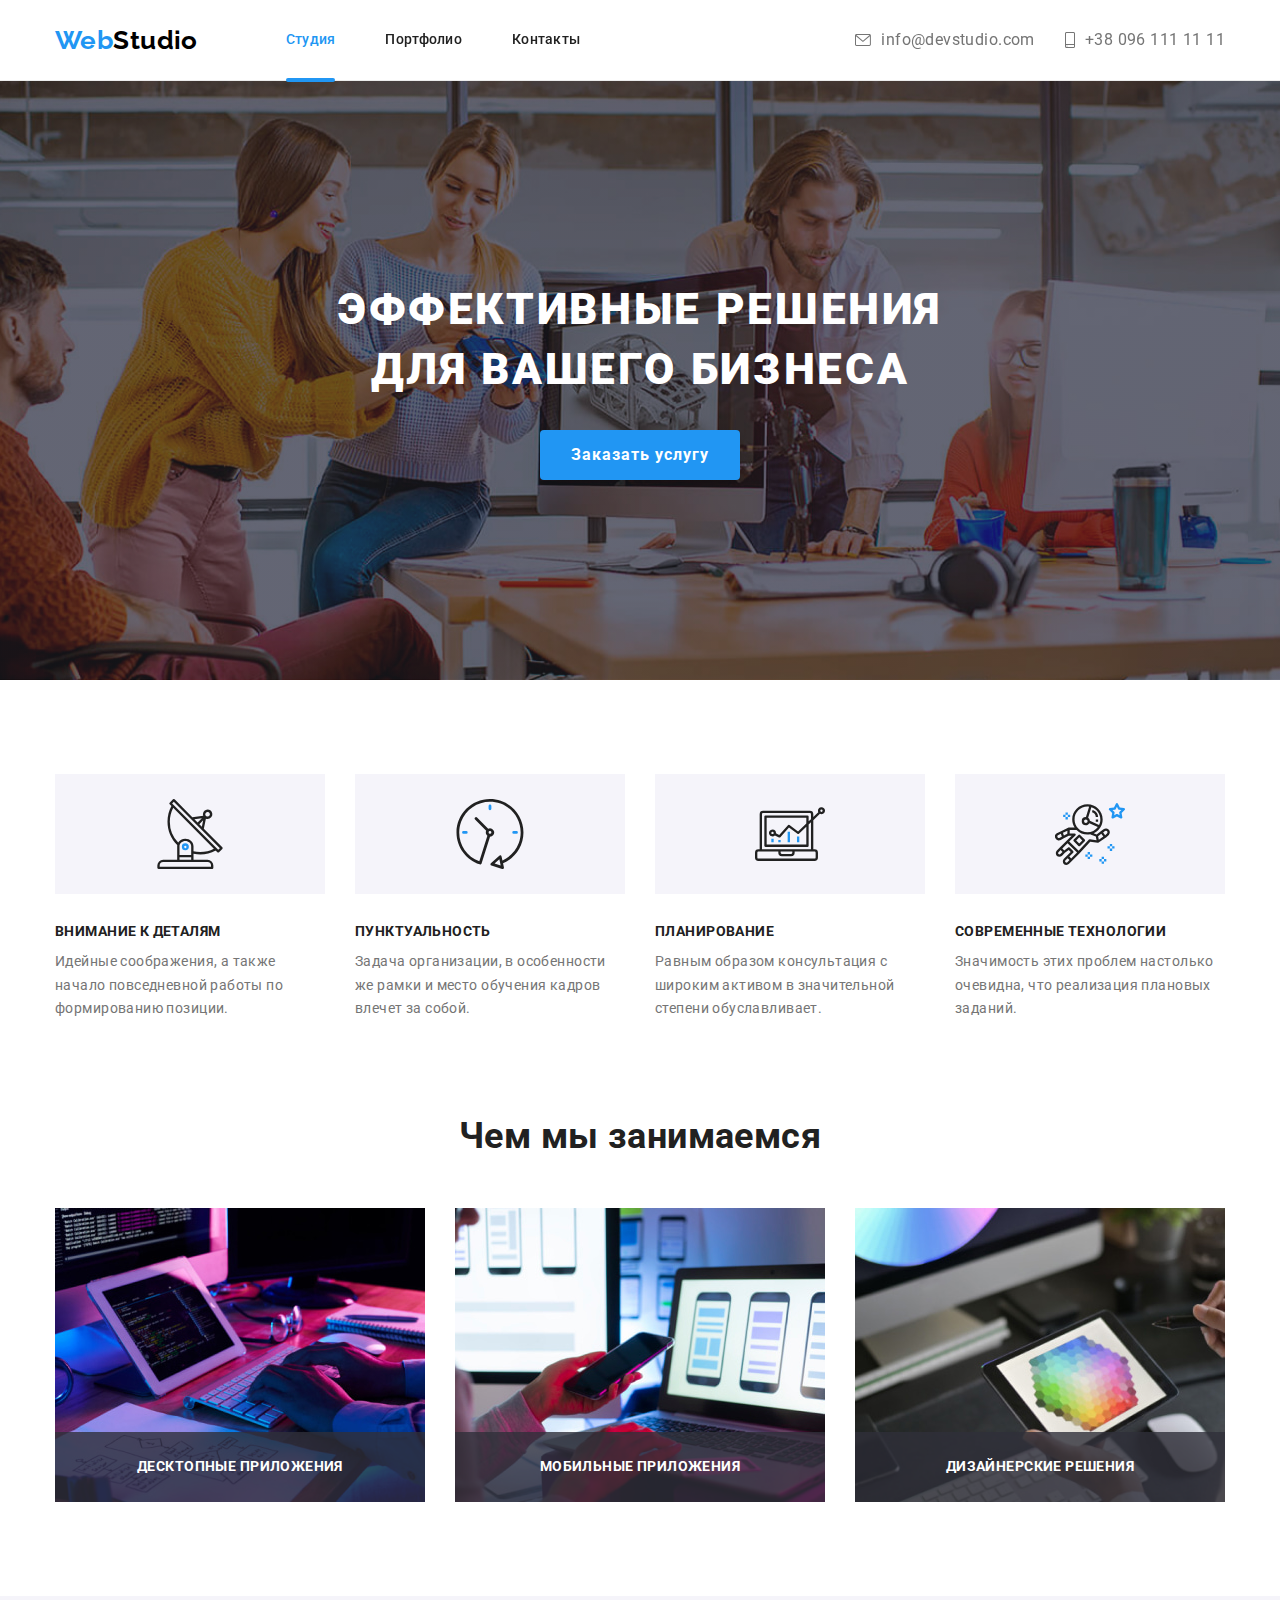
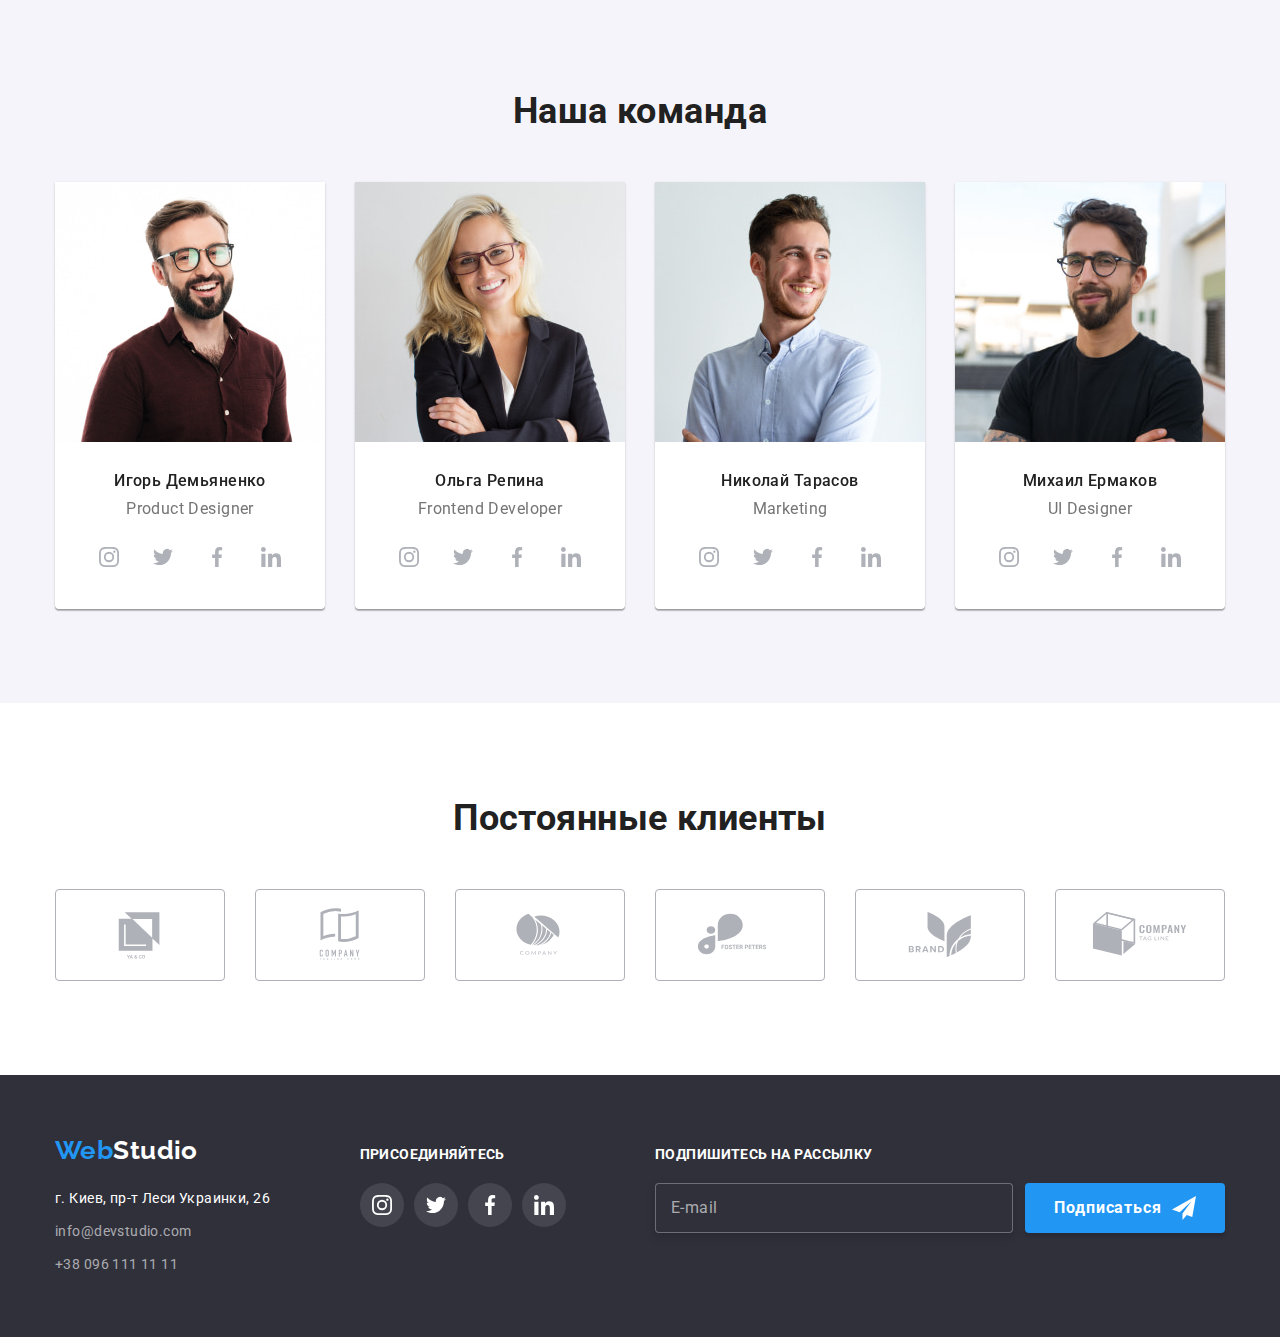
<file: index.html>
<!DOCTYPE html>
<html lang="ru">
<head>
    <meta charset="UTF-8">
    <meta http-equiv="X-UA-Compatible" content="IE=edge">
    <meta name="viewport" content="width=device-width, initial-scale=1.0">
    <title>Студия</title>
    <meta name="description" content="Качественный продукт вовремя">
    <link rel="preconnect" href="https://fonts.googleapis.com">
    <link rel="preconnect" href="https://fonts.gstatic.com" crossorigin>
    <link href="https://fonts.googleapis.com/css2?family=Raleway:wght@700&family=Roboto:wght@400;500;700;900&display=swap"
        rel="stylesheet">
    <link rel="stylesheet" href="https://cdnjs.cloudflare.com/ajax/libs/modern-normalize/1.1.0/modern-normalize.min.css"
        integrity="sha512-wpPYUAdjBVSE4KJnH1VR1HeZfpl1ub8YT/NKx4PuQ5NmX2tKuGu6U/JRp5y+Y8XG2tV+wKQpNHVUX03MfMFn9Q=="
        crossorigin="anonymous" referrerpolicy="no-referrer">
    <link rel="stylesheet" href="./css/main.min.css">
</head>

<body class="page">
    <!-- Шапка -->   
    <header class="header">
       <div class=" container header__container">
           
                <nav class="navigation">
                    <a href="./index.html" class="navigation_item header__logo logo">
                        <span class="logo__part">Web</span>Studio
                    </a>
                    <button type="button" class="menu-button button" aria-expanded="false" aria-controls="menu-conteiner"
                        aria-label="Переключатель мобильного меню" data-menu-button>
                        <svg class="menu-button_box">
                            <use class="icon-menu" href="./images/icons.svg#icon-menu"></use>
                            <use class="icon-close" href="./images/icons.svg#icon-close"></use>
                
                        </svg>
                    </button>
                
                    <div class="menu-conteiner" id="menu-conteiner" data-menu>
                        <div class="menu-box">
                            <ul class="navigation__item navigation__tabs   list">
                                <li class="navigation__tab"><a href="./index.html"
                                        class="navigation__link link navigation__link--current">Студия</a></li>
                                <li class="navigation__tab"><a href="./portfolio.html" class="navigation__link link">Портфолио</a></li>
                                <li class="navigation__tab"><a href="#" class="navigation__link link">Контакты</a></li>
                            </ul>
                
                            <ul class="navigation__item contacts list">
                                <li class="contacts__item">
                                    <a href="mailto:" class="contacts__link contacts__mail link">
                                        <svg class="contacts__icon contacts__icon--mail">
                                            <use href="./images/icons.svg#icon-envelope"></use>
                                        </svg>
                                        info@devstudio.com
                                    </a>
                                </li>
                
                                <li class="contacts__item">
                                    <a href="tel:" class="contacts__link contacts__tel link">
                                        <svg class="contacts__icon contacts__icon--tel">
                                            <use href="./images/icons.svg#icon-smartphone"></use>
                                        </svg>
                                        +38&nbsp;096&nbsp;111&nbsp;11&nbsp;11
                                    </a>
                                </li>
                            </ul>
                
                            <ul class="navigation__item navigation__networks list">
                                <li class="navigation__network"><a href="#" aria-label="инстаграм"
                                        class="navigation__network-link link">Instagram</a></li>
                                <li class="navigation__network"><a href="#" aria-label="твиттер"
                                        class="navigation__network-link link">Twitter</a></li>
                                <li class="navigation__network"><a href="#" aria-label="фейсбук"
                                        class="navigation__network-link link">Facebook</a></li>
                                <li class="navigation__network"><a href="#" aria-label="линкедин"
                                        class="navigation__network-link link">LinkedIn</a></li>
                            </ul>
                        </div>
                
                    </div>
                
                </nav>
            
       </div>
    </header>

    <!-- Унікальна частина -->
    <main>
        <div class="header__fantom"></div>
        <!-- Герой -->
        <section class="hero">
           <div class="hero__overlay">
                <div class="container hero__container">
                    <h1 class="hero__title text">Эффективные решения<br> для вашего бизнеса</h1>
                    <button type="button" class="home-button hero__home-button button" data-modal-open>Заказать услугу</button>
                </div>
           </div>
        </section>
        
        <!-- Наші переваги -->
        <section class="section">
            <div class="container">
                <h2  class="section__title visually-hidden">Наши преимущества</h2>
                
                <ul class="feature list">
                    <li class="feature__item">
                        <div class="feature__wrapper">
                            <svg class="feature__icon">
                                <use href="./images/icons.svg#icon-antenna" >  </use>
                            </svg>
                        </div>
                        <h3 class="feature__title">Внимание к деталям</h3>
                        <p class="text">
                            Идейные соображения, а также начало повседневной работы по формированию позиции.
                        </p>
                    </li>
                    <li class="feature__item">
                        <div class="feature__wrapper">
                            <svg class="feature__icon">
                                <use href="./images/icons.svg#icon-clock"> </use>
                            </svg>
                        </div>
                        <h3 class="feature__title">Пунктуальность</h3>
                        <p class="text">
                            Задача организации, в особенности же рамки и место обучения кадров влечет за собой.
                        </p>
                    </li>
                    <li class="feature__item">
                        <div class="feature__wrapper">
                            <svg class="feature__icon">
                                <use href="./images/icons.svg#icon-diagram" > </use>
                            </svg>
                        </div>
                        <h3 class="feature__title">Планирование</h3>
                        <p class="text">
                            Равным образом консультация с широким активом в значительной степени обуславливает.
                        </p>
                    </li>
                    <li class="feature__item">
                        <div class="feature__wrapper">
                            <svg class="feature__icon">
                                <use href="./images/icons.svg#icon-astronaut"> </use>
                            </svg>
                        </div>
                        <h3 class="feature__title">Современные технологии</h3>
                        <p class="text">
                            Значимость этих проблем настолько очевидна, что реализация плановых заданий.
                        </p>
                    </li>
                    
                </ul>
            </div>
        </section>
        
        <!-- Чим ми займаємось -->
        <section  class="section section--clipped what-we-do__section">
            <div class="container ">
                <h2 class="section__title">Чем мы занимаемся</h2>
                <ul class="what-we-do list">
                    <li class="what-we-do__item">
                        <picture> 
                            <source 
                                srcset="./images/what_we_do_1/what_we_do_1-desktop.jpg 1x, 
                                        ./images/what_we_do_1/what_we_do_1-desktop@2x.jpg 2x" 
                                media="(min-width: 1200px)"
                            >
                            <img 
                                loading="lazy" 
                                src="./images/what_we_do_1/what_we_do_1-desktop.jpg" 
                                class="image" 
                                alt="Компьютер и айпад на рабочем столе" 
                                width="370"
                            >
                        </picture>
                        
                        <h3 class="what-we-do__title">Десктопные приложения</h3>
                    </li>
                    <li class="what-we-do__item">
                        <picture>
                            <source 
                                srcset="./images/what_we_do_2/what_we_do_2-desktop.jpg 1x,
                                        ./images/what_we_do_2/what_we_do_2-desktop@2x.jpg 2x" 
                                media="(min-width: 1200px)"
                            >
                            <img  
                                loading="lazy"
                                src="./images/what_we_do_2/what_we_do_2-desktop.jpg" 
                                class="image"
                                alt="Ноутбук и телефон"
                            >       
                        </picture>
                        
                        
                        <h3 class="what-we-do__title">Мобильные приложения</h3>
                    </li>
                    <li class="what-we-do__item">
                        <picture>
                            <source  
                                srcset="./images/what_we_do_3/what_we_do_3-desktop.jpg 1x,
                                        ./images/what_we_do_3/what_we_do_3-desktop@2x.jpg 2x"
                                media="(min-width: 1200px)"
                            >
                            <img 
                                loading="lazy"
                                src="./images/what_we_do_3/what_we_do_3-desktop.jpg" 
                                class="image" 
                                alt="Планшет с цветным изображением на фоне компьютера"
                            >
                            
                        </picture>

                       
                        <h3 class="what-we-do__title">Дизайнерские решения</h3>
                    </li>
                    
                </ul>
            </div>
        </section>
        
        <!-- Наша команда -->
        <section class="section section--undertone">
            <div class="container">
                <h2 class="section__title">Наша команда</h2>
        
                <ul class="team list">
                    <li class="team__item">
                       <article class="member">
                           <div class="member__flip">  
                                <picture>
                                    <!-- <source srcset=" 1x,  2x"  type="image/webp" media="(max-width: 767px)"> -->
                                    <source srcset="./images/igor_d/igor_d_mobile.jpg 1x, ./images/igor_d/igor_d_mobile@2x.jpg 2x" media="(max-width: 767px)"/>
                                    <!-- <source srcset=" 1x,  2x"  type="image/webp" media="(min-width: 768px) and (max-width: 1200px)"> -->
                                    <source srcset="./images/igor_d/igor_d_tablet.jpg 1x, ./images/igor_d/igor_d_tablet@2x.jpg 2x" media="(min-width: 768px) and (max-width: 1200px)"/>
                                    <!-- <source srcset=" 1x,  2x"  type="image/webp" media="(min-width: 1200px)"> -->
                                    <source srcset="./images/igor_d/igor_d_desktop.jpg 1x, ./images/igor_d/igor_d_desktop@2x.jpg 2x" media="(min-width: 1200px)"/>
                                    <img src="./images/igor_d/igor_d_mobile.jpg" class="member__image image" alt="Игорь Демьяненко">
                                </picture>
                            
                                <p class="member__overlay text">
                                    Здесь будет краткая информация о квалификации Игоря Демьянченко

                                </p>

                            </div>

                            <div class="member__content">
                                <h3 class="member__title text">Игорь Демьяненко</h3>
                                <p class="member__position text">Product Designer</p>
                            
                                <ul class="social-links member__social-links list">
                                    <li class="social-links__item">
                                        <a href="#" class="social-link link link" aria-label="инстаграм">
                                            <svg class="social-link__icon">
                                                <use href="./images/icons.svg#icon-instagram"></use>
                                            </svg>
                                        </a>
                                    </li>
                                    <li class="social-links__item">
                                        <a href="#" class="social-link link" aria-label="твиттер">
                                            <svg class="social-link__icon">
                                                <use href="./images/icons.svg#icon-twitter"></use>
                                            </svg>
                                        </a>
                                    </li>
                                    <li class="social-links__item">
                                        <a href="#" class="social-link link" aria-label="фейсбук">
                                            <svg class="social-link__icon">
                                                <use href="./images/icons.svg#icon-facebook"></use>
                                            </svg>
                                        </a>
                                    </li>
                                    <li class="social-links__item">
                                        <a href="#" class="social-link link" aria-label="линкедин">
                                            <svg class="social-link__icon">
                                                <use href="./images/icons.svg#icon-linkedin"></use>
                                            </svg>
                                        </a>
                                    </li>
                                </ul>
                            
                            
                            </div>
                       </article>                  
                    </li>

                    <li class="team__item">
                        <article class="member">
                            <div class="member__flip">
                                <picture>
                                    <!-- <source srcset=" 1x,  2x"  type="image/webp" media="(max-width: 767px)"> -->
                                    <source srcset="./images/olga_r/olga_r_mobile.jpg 1x, ./images/olga_r/olga_r_mobile@2x.jpg 2x"  media="(max-width: 767px)">
                                    <!-- <source srcset=" 1x,  2x"  type="image/webp" media="(min-width: 768px) and (max-width: 1200px)"> -->
                                    <source srcset="./images/olga_r/olga_r_tablet.jpg 1x, ./images/olga_r/olga_r_tablet@2x.jpg 2x" media="(min-width: 768px) and (max-width: 1200px)">
                                    <!-- <source srcset=" 1x,  2x"  type="image/webp" media="(min-width: 1200px)"> -->
                                    <source srcset="./images/olga_r/olga_r_desktop.jpg 1x, ./images/olga_r/olga_r_desktop@2x.jpg 2x"  media="(min-width: 1200px)">
                                    <img src="./images/olga_r/olga_r_mobile.jpg" class="member__image image" alt="Ольга Репина">
                                </picture>

                                <p class="member__overlay text">
                                    Здесь будет краткая информация о квалификации Ольги Репиной
                            
                                </p>
                            
                            </div>
                            
                            <div class="member__content">
                                <h3 class="member__title text">Ольга Репина</h3>
                                <p class="member__position text">Frontend Developer</p>
                    
                                <ul class="social-links member__social-links list">
                                    <li class="social-links__item">
                                        <a href="#" class="social-link link link" aria-label="инстаграм">
                                            <svg class="social-link__icon">
                                                <use href="./images/icons.svg#icon-instagram"></use>
                                            </svg>
                                        </a>
                                    </li>
                                    <li class="social-links__item">
                                        <a href="#" class="social-link link" aria-label="твиттер">
                                            <svg class="social-link__icon">
                                                <use href="./images/icons.svg#icon-twitter"></use>
                                            </svg>
                                        </a>
                                    </li>
                                    <li class="social-links__item">
                                        <a href="#" class="social-link link" aria-label="фейсбук">
                                            <svg class="social-link__icon">
                                                <use href="./images/icons.svg#icon-facebook"></use>
                                            </svg>
                                        </a>
                                    </li>
                                    <li class="social-links__item">
                                        <a href="#" class="social-link link" aria-label="линкедин">
                                            <svg class="social-link__icon">
                                                <use href="./images/icons.svg#icon-linkedin"></use>
                                            </svg>
                                        </a>
                                    </li>
                                </ul>
                    
                            </div>
                        </article>
                    </li>

                    <li class="team__item">
                        <article class="member">
                            <div class="member__flip">
                                <picture>
                                    <!-- <source srcset=" 1x,  2x"  type="image/webp" media="(max-width: 767px)"> -->
                                    <source srcset="./images/nikolay_t/nikolay_t_mobile.jpg 1x, ./images/nikolay_t/nikolay_t_mobile@2x.jpg 2x" media="(max-width: 767px)">
                                    <!-- <source srcset=" 1x,  2x"  type="image/webp" media="(min-width: 768px) and (max-width: 1200px)"> -->
                                    <source srcset="./images/nikolay_t/nikolay_t_tablet.jpg 1x, ./images/nikolay_t/nikolay_t_tablet@2x.jpg 2x" media="(min-width: 768px) and (max-width: 1200px)">
                                    <!-- <source srcset=" 1x,  2x"  type="image/webp" media="(min-width: 1200px)"> -->
                                    <source srcset="./images/nikolay_t/nikolay_t_desktop.jpg 1x, ./images/nikolay_t/nikolay_t_desktop@2x.jpg 2x" media="(min-width: 1200px)">
                                    <img src="./images/nikolay_t/nikolay_t_mobile.jpg" class="member__image image" alt="Николай Тарасов">
                                </picture>

                                <p class="member__overlay text">
                                    Здесь будет краткая информация о квалификации Николая Тарвсова
                            
                                </p>
                            
                            </div>
                              
                    
                            <div class="member__content">
                                <h3 class="member__title text">Николай Тарасов</h3>
                                <p class="member__position text">Marketing</p>
                    
                                <ul class="social-links member__social-links list">
                                    <li class="social-links__item">
                                        <a href="#" class="social-link link link" aria-label="инстаграм">
                                            <svg class="social-link__icon">
                                                <use href="./images/icons.svg#icon-instagram"></use>
                                            </svg>
                                        </a>
                                    </li>
                                    <li class="social-links__item">
                                        <a href="#" class="social-link link" aria-label="твиттер">
                                            <svg class="social-link__icon">
                                                <use href="./images/icons.svg#icon-twitter"></use>
                                            </svg>
                                        </a>
                                    </li>
                                    <li class="social-links__item">
                                        <a href="#" class="social-link link" aria-label="фейсбук">
                                            <svg class="social-link__icon">
                                                <use href="./images/icons.svg#icon-facebook"></use>
                                            </svg>
                                        </a>
                                    </li>
                                    <li class="social-links__item">
                                        <a href="#" class="social-link link" aria-label="линкедин">
                                            <svg class="social-link__icon">
                                                <use href="./images/icons.svg#icon-linkedin"></use>
                                            </svg>
                                        </a>
                                    </li>
                                </ul>
                    
                            </div>
                        </article>
                    </li>                   

                    <li class="team__item">
                        <article class="member">
                            <div class="member__flip">
                                <picture>
                                    <!-- <source srcset=" 1x,  2x"  type="image/webp" media="(max-width: 767px)"> -->
                                    <source srcset="./images/mihail_ye/mihail_ye_mobile.jpg 1x, ./images/mihail_ye/mihail_ye_mobile@2x.jpg 2x" media="(max-width: 767px)">
                                    <!-- <source srcset=" 1x,  2x"  type="image/webp" media="(min-width: 768px) and (max-width: 1200px)"> -->
                                    <source srcset="./images/mihail_ye/mihail_ye_tablet.jpg 1x, ./images/mihail_ye/mihail_ye_tablet@2x.jpg 2x" media="(min-width: 768px) and (max-width: 1200px)">
                                    <!-- <source srcset=" 1x,  2x"  type="image/webp" media="(min-width: 1200px)"> -->
                                    <source srcset="./images/mihail_ye/mihail_ye_desktop.jpg 1x, ./images/mihail_ye/mihail_ye_desktop@2x.jpg 2x" media="(min-width: 1200px)">
                                    <img src="./images/mihail_ye/mihail_ye_mobile.jpg" class="member__image image" alt="Михаил Ермаков">
                                </picture>

                                <p class="member__overlay text">
                                    Здесь будет краткая информация о квалификации Михаила Ермакова
                            
                                </p>
                            
                            </div>
                           
                            <div class="member__content">
                                <h3 class="member__title text">Михаил Ермаков</h3>
                                <p class="member__position text">UI Designer</p>
                    
                                <ul class="social-links member__social-links list">
                                    <li class="social-links__item">
                                        <a href="#" class="social-link link link" aria-label="инстаграм">
                                            <svg class="social-link__icon">
                                                <use href="./images/icons.svg#icon-instagram"></use>
                                            </svg>
                                        </a>
                                    </li>
                                    <li class="social-links__item">
                                        <a href="#" class="social-link link" aria-label="твиттер">
                                            <svg class="social-link__icon">
                                                <use href="./images/icons.svg#icon-twitter"></use>
                                            </svg>
                                        </a>
                                    </li>
                                    <li class="social-links__item">
                                        <a href="#" class="social-link link" aria-label="фейсбук">
                                            <svg class="social-link__icon">
                                                <use href="./images/icons.svg#icon-facebook"></use>
                                            </svg>
                                        </a>
                                    </li>
                                    <li class="social-links__item">
                                        <a href="#" class="social-link link" aria-label="линкедин">
                                            <svg class="social-link__icon">
                                                <use href="./images/icons.svg#icon-linkedin"></use>
                                            </svg>
                                        </a>
                                    </li>
                                </ul>
                    
                            </div>
                        </article>
                    </li>

                    
                </ul>
            </div>
        </section>

        <!-- Постійні клієнти -->
        <section class="section ">
            <div class="container">
                <h2 class="section__title">Постоянные клиенты</h2>

                <ul class="clients list">
                    <li class="clients__item">
                        <a href="" class="clients__box link"  aria-label="компания один">
                            <svg class="clients__icon">
                                <use href="./images/icons.svg#icon-logo1"></use>
                            </svg>
                        </a>
                    </li>
                
                    <li class="clients__item">
                        <a href="" class="clients__box link" aria-label="компания два">
                            <svg class="clients__icon">
                                <use href="./images/icons.svg#icon-logo2"></use>
                            </svg>
                        </a>
                    </li>
               
                    <li class="clients__item">
                        <a href="" class="clients__box link" aria-label="компания три">
                            <svg class="clients__icon">
                                <use href="./images/icons.svg#icon-logo3"></use>
                            </svg>
                        </a>
                    </li>
               
                    <li class="clients__item">
                        <a href="" class="clients__box link" aria-label="компания четыре">
                            <svg class="clients__icon">
                                <use href="./images/icons.svg#icon-logo4"></use>
                            </svg>
                        </a>
                    </li>
                
                    <li class="clients__item">
                        <a href="" class="clients__box link" aria-label="компания пять">
                            <svg class="clients__icon">
                                <use href="./images/icons.svg#icon-logo5"></use>
                            </svg>
                        </a>
                    </li>
               
                    <li class="clients__item">
                        <a href="" class="clients__box link" aria-label="компания шесть">
                            <svg class="clients__icon">
                                <use href="./images/icons.svg#icon-logo6"></use>
                            </svg>
                        </a>
                    </li>
                </ul>
            </div>
        </section>

    </main>

    <!-- Підвал -->
    <footer class="footer">
       <div class="container footer__container">
            <div class="foter__part footer__address">
                <a href="./" class="footer__logo logo">
                    <span class="logo__part">Web</span>Studio
                </a>
                <address class="address">
                    г. Киев, пр-т Леси Украинки, 26
                
                    <ul class="address__list list">
                        <li class="address__item"><a href="mailto:" class="address__linc link">info@devstudio.com</a></li>
                        <li class="address__item"><a href="tel:" class="address__linc link">+38 096 111 11 11</a></li>
                    </ul>
                </address>
            </div>

            <div class=" foter__part footer__social-links">
                <b class="footer__title text">присоединяйтесь</b>
            
                <ul class="social-links list">
                    <li class="social-links__item">
                        <a href="#" class="social-link footer__social-link link link" aria-label="инстаграм">
                            <svg class="social-link__icon">
                                <use href="./images/icons.svg#icon-instagram"></use>
                            </svg>
                        </a>
                    </li>
                    <li class="social-links__item">
                        <a href="#" class="social-link footer__social-link link" aria-label="твиттер">
                            <svg class="social-link__icon">
                                <use href="./images/icons.svg#icon-twitter"></use>
                            </svg>
                        </a>
                    </li>
                    <li class="social-links__item">
                        <a href="#" class="social-link footer__social-link link" aria-label="фейсбук">
                            <svg class="social-link__icon">
                                <use href="./images/icons.svg#icon-facebook"></use>
                            </svg>
                        </a>
                    </li>
                    <li class="social-links__item">
                        <a href="#" class="social-link footer__social-link link" aria-label="линкедин">
                            <svg class="social-link__icon">
                                <use href="./images/icons.svg#icon-linkedin"></use>
                            </svg>
                        </a>
                    </li>
                </ul>
            </div>
            
            <div class="foter__part footer__subscribe">
                <b class="footer__title text">Подпишитесь на рассылку</b>
                <form action="#" class="subscribe">
                    <label class="subscribe__box">
                        <input type="text" class="subscribe__input" name="mail" placeholder="&nbsp;" required>
                        <span class="subscribe__name">E-mail</span>
                    </label>
                    
                    <button type="submit" class="home-button button">
                        Подписаться
                        <svg class="home-button__icon home-button__icon--end">
                            <use href="./images/icons.svg#icon-send"></use>
                        </svg>                        
                    </button>
                </form>
            </div>
       </div>      
    </footer>

    <div class="backdrop is-hidden" data-modal >
        <div class="modal">
            <button type="button" class="close-button modal__close-button button" data-modal-close>
                <svg class="close-button__icon">
                    <use href="./images/icons.svg#icon-close"></use>
                </svg>
            </button>
            
            <form action="#" class="form" autocomplete="off">
                <b class="form__title">Оставьте свои данные, мы вам перезвоним</b>
                <label  class="form-box">
                    <span class="form-box__name">Имя</span> 
                    <input type="text" class="form-box__input" name="name" required>
                    <svg class="form-box__icon">
                        <use href="./images/icons.svg#icon-person"></use>
                    </svg>
                </label>
                <label  class="form-box">
                    <span class="form-box__name">Телефон</span>
                    <input type="text" class="form-box__input" name="tel" pattern="[0-9]{10}" title="0380505050" required>
                    <svg class="form-box__icon">
                        <use href="./images/icons.svg#icon-phone"></use>
                    </svg>
                </label>
                <label  class="form-box" >
                    <span class="form-box__name">Почта</span>
                    <input type="text" class="form-box__input"  name="mail" required>
                    <svg class="form-box__icon">
                        <use href="./images/icons.svg#icon-email"></use>
                    </svg>
                </label>
                <label  class="form-box">
                    <span class="form-box__name">Комментарий</span>
                    <textarea name="message" class="form-box__input form-box__message" id="#" placeholder="Введите текст" ></textarea>
                    
                </label>
                <label  class="form-policy">
                    <input type="checkbox" class="form-policy__checkbox visually-hidden">
                    <svg class="form-policy__icon">
                        <use href="./images/icons.svg#icon-check"></use>
                    </svg>
                   <span class="form-policy__text text">Соглашаюсь с рассылкой и принимаю&nbsp;<a class="form-policy__link link" href="#">Условия договора</a></span>
                </label>
                <button type="submit" class="home-button modal__home-button button" >Отправить</button>

            </form>
        </div>
    </div>
 
    <script src="./js/mobile-menu.js"></script>
    <script src="./js/modal.js"></script>


    <!-- Скрипт для автоматичного обраховування висоти хедера -->
    <!-- <script>
        const { height: pageHeaderHeight } = document
            .querySelector(".header")
            .getBoundingClientRect();

        document.body.style.paddingTop = `${pageHeaderHeight}px`;
    </script> -->

</body>
</html>
</file>
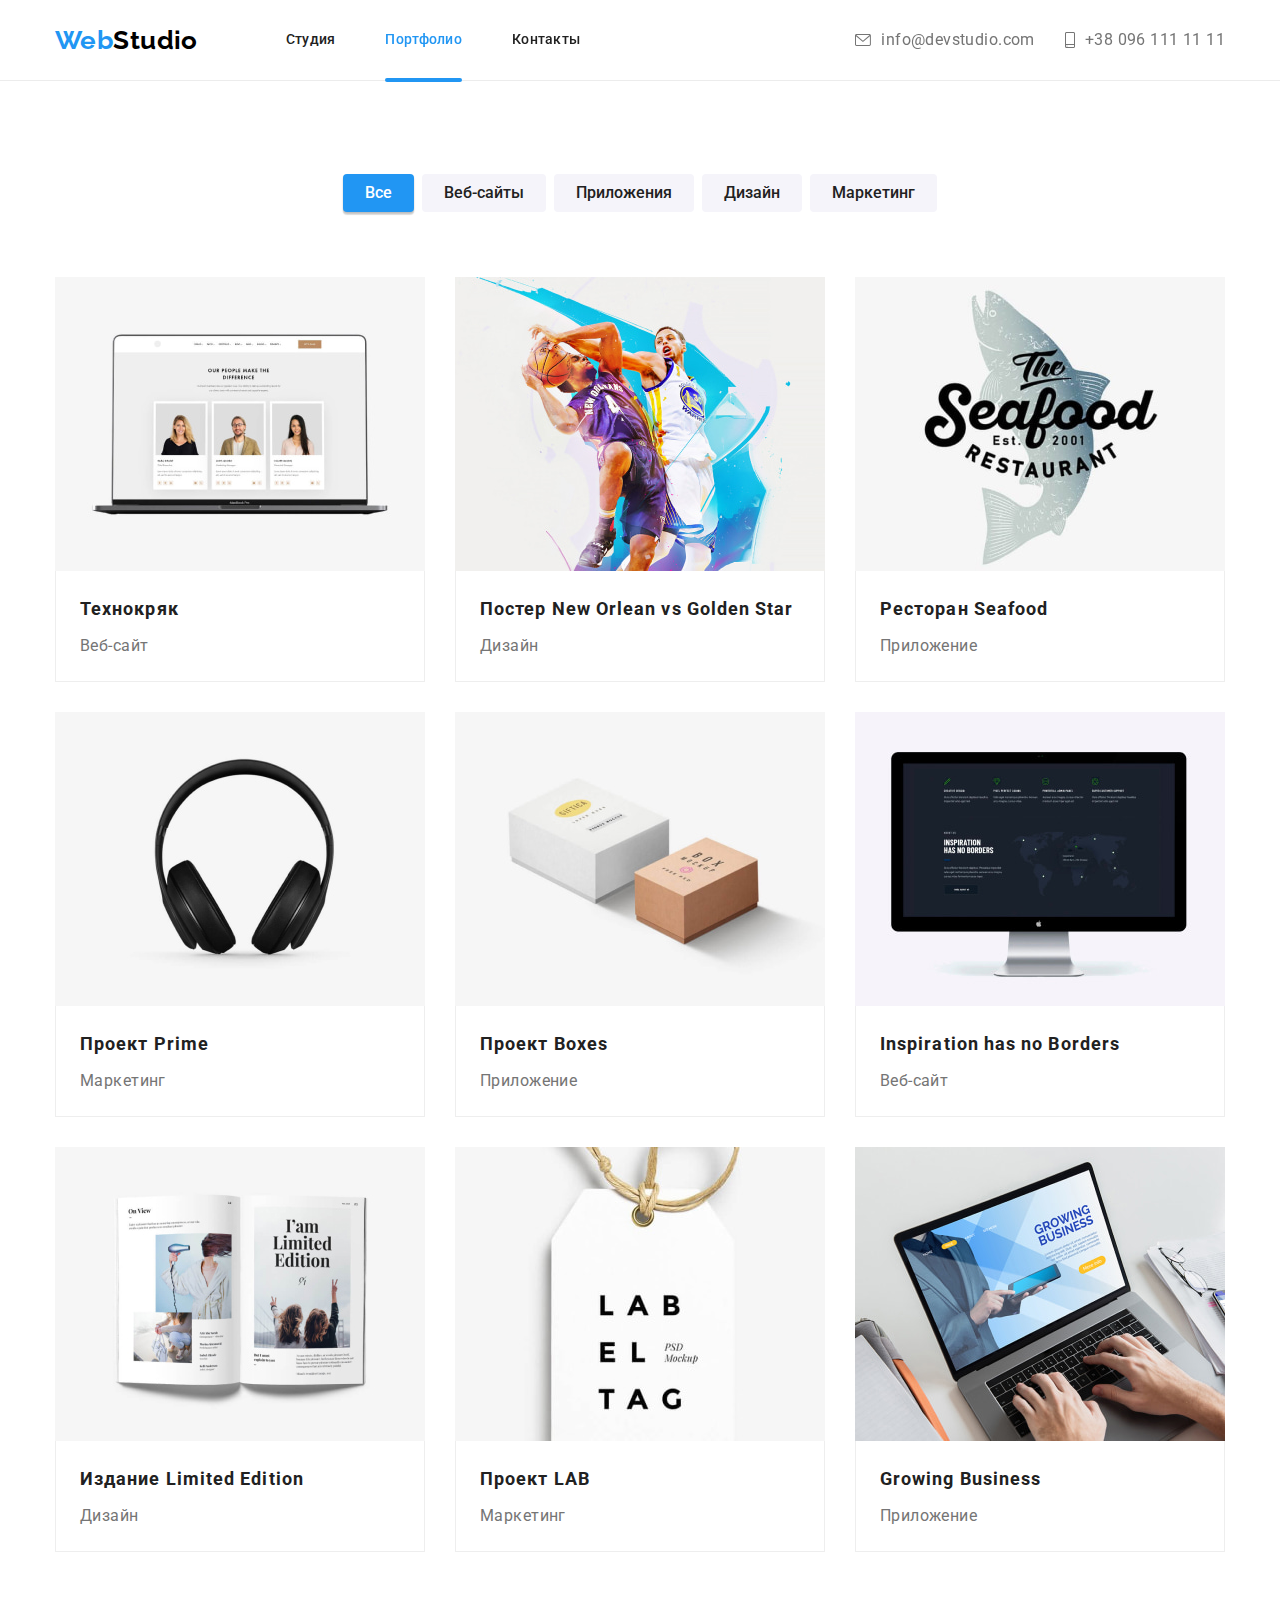
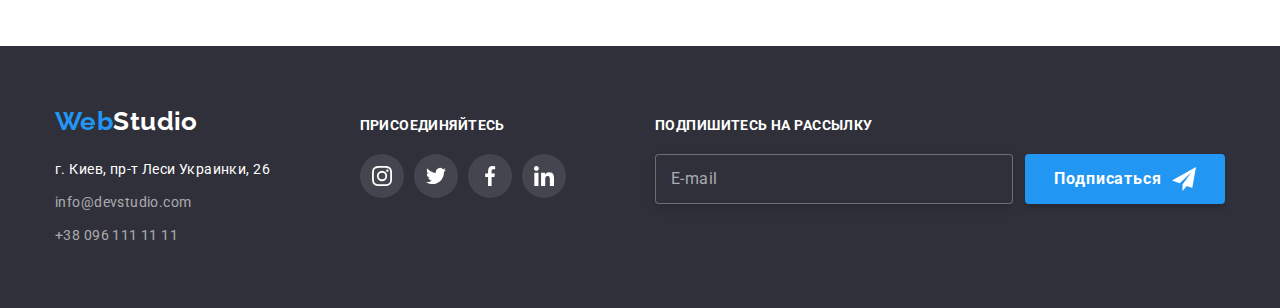
<file: portfolio.html>
<!DOCTYPE html>
<html lang="ru">
<head>
    <meta charset="UTF-8">
    <meta http-equiv="X-UA-Compatible" content="IE=edge">
    <meta name="viewport" content="width=device-width, initial-scale=1.0">
    <title>Портфолио</title>
    <link rel="preconnect" href="https://fonts.googleapis.com">
    <link rel="preconnect" href="https://fonts.gstatic.com" crossorigin>
    <link href="https://fonts.googleapis.com/css2?family=Raleway:wght@700&family=Roboto:wght@400;500;700;900&display=swap"
        rel="stylesheet">
    <link rel="stylesheet" href="https://cdnjs.cloudflare.com/ajax/libs/modern-normalize/1.1.0/modern-normalize.min.css"
        integrity="sha512-wpPYUAdjBVSE4KJnH1VR1HeZfpl1ub8YT/NKx4PuQ5NmX2tKuGu6U/JRp5y+Y8XG2tV+wKQpNHVUX03MfMFn9Q=="
        crossorigin="anonymous" referrerpolicy="no-referrer">
    <link rel="stylesheet" href="./css/main.min.css">
</head>

<body class="page">
    
    <!-- Шапка -->
    <header class="header">
        <div class=" container header__container">
            <nav class="navigation">
                <a href="./index.html" class="navigation_item header__logo logo">
                    <span class="logo__part">Web</span>Studio
                </a>
                <button type="button" class="menu-button button" aria-expanded="false" aria-controls="menu-conteiner"
                    aria-label="Переключатель мобильного меню" data-menu-button>
                    <svg class="menu-button_box">
                        <use class="icon-menu" href="./images/icons.svg#icon-menu"></use>
                        <use class="icon-close" href="./images/icons.svg#icon-close"></use>
    
                    </svg>
                </button>
    
                <div class="menu-conteiner" id="menu-conteiner" data-menu>
                    <div class="menu-box">
                        <ul class="navigation__item navigation__tabs   list">
                            <li class="navigation__tab"><a href="./index.html"
                                    class="navigation__link link ">Студия</a></li>
                            <li class="navigation__tab"><a href="./portfolio.html"
                                    class="navigation__link link navigation__link--current">Портфолио</a></li>
                            <li class="navigation__tab"><a href="#" class="navigation__link link">Контакты</a></li>
                        </ul>
    
                        <ul class="navigation__item contacts list">
                            <li class="contacts__item">
                                <a href="mailto:" class="contacts__link contacts__mail link">
                                    <svg class="contacts__icon contacts__icon--mail">
                                        <use href="./images/icons.svg#icon-envelope"></use>
                                    </svg>
                                    info@devstudio.com
                                </a>
                            </li>
    
                            <li class="contacts__item">
                                <a href="tel:" class="contacts__link contacts__tel link">
                                    <svg class="contacts__icon contacts__icon--tel">
                                        <use href="./images/icons.svg#icon-smartphone"></use>
                                    </svg>
                                    +38&nbsp;096&nbsp;111&nbsp;11&nbsp;11
                                </a>
                            </li>
                        </ul>
    
                        <ul class="navigation__item navigation__networks list">
                            <li class="navigation__network"><a href="#" class="navigation__network-link link">Instagram</a>
                            </li>
                            <li class="navigation__network"><a href="#" class="navigation__network-link link">Twitter</a>
                            </li>
                            <li class="navigation__network"><a href="#" class="navigation__network-link link">Facebook</a>
                            </li>
                            <li class="navigation__network"><a href="#" class="navigation__network-link link">LinkedIn</a>
                            </li>
                        </ul>
                    </div>
    
                </div>
    
            </nav>
        </div>
    </header>
    
    <main>
        <div class="header__fantom"></div>
        <section class="section">
            <!-- Фільтр -->
            <div class="filter__container container">
                <ul class="filter list">
                    <li class="filter__item"><button type="button" class="filter-button button filter-button--current">Все</button></li>
                    <li class="filter__item"><button type="button" class="filter-button button">Веб-сайты</button></li>
                    <li class="filter__item"><button type="button" class="filter-button button">Приложения</button></li>
                    <li class="filter__item"><button type="button" class="filter-button button">Дизайн</button></li>
                    <li class="filter__item"><button type="button" class="filter-button button">Маркетинг</button></li>
                </ul>
            </div>
            <!-- Наші проекти -->
            <div class="projects__container container">
                <h1 class="section__title visually-hidden">Наши проекты</h1>

                <ul class="projects list">
                    <li class="projects__item">
                        <article class="project">
                            <a href="#" class="project__card link">
                                <div class="project__image-box">
                                    <picture>
                                        <!-- <source srcset=" 1x,  2x"  type="image/webp" media="(max-width: 767px)"> -->
                                        <source srcset="./images/technocrack/technocrack_mobile.jpg 1x, ./images/technocrack/technocrack_mobile@2x.jpg 2x"
                                            media="(max-width: 767px)" />
                                        <!-- <source srcset=" 1x,  2x"  type="image/webp" media="(min-width: 768px) and (max-width: 1200px)"> -->
                                        <source srcset="./images/technocrack/technocrack_tablet.jpg 1x, ./images/technocrack/technocrack_tablet@2x.jpg 2x"
                                            media="(min-width: 768px) and (max-width: 1200px)" />
                                        <!-- <source srcset=" 1x,  2x"  type="image/webp" media="(min-width: 1200px)"> -->
                                        <source srcset="./images/technocrack/technocrack_desktop.jpg 1x, ./images/technocrack/technocrack_desktop@2x.jpg 2x"
                                            media="(min-width: 1200px)" />
                                         <img src="./images/technocrack/technocrack_mobile.jpg" class="image" alt="макбукпро с изображением карточек трех людей">
                                    </picture>
                                    
                                    
                                    <p class="project__overlay text">Технокряк это современная площадка распространения коронавируса. Компании
                                        используют эту платформу для цифрового
                                        шпионажа и атак на защищённые сервера конкурентов.
                                    </p>
                                </div>
                                <div class="project__content text">
                                    <h2 class="project__title text">Технокряк</h2>
                                    <p class="project__type text">Веб-сайт</p>
                                </div>
                            </a>
                        </article>
                    </li>

                    <li class="projects__item">
                        <article class="project">
                            <a href="#" class="project__card link">
                                <div class="project__image-box">

                                    <picture>
                                        <!-- <source srcset=" 1x,  2x"  type="image/webp" media="(max-width: 767px)"> -->
                                        <source srcset="./images/new-orlean-vs-golden-star/new-orlean-vs-golden-star_mobile.jpg 1x, ./images/new-orlean-vs-golden-star/new-orlean-vs-golden-star_mobile@2x.jpg 2x"
                                            media="(max-width: 767px)" />
                                        <!-- <source srcset=" 1x,  2x"  type="image/webp" media="(min-width: 768px) and (max-width: 1200px)"> -->
                                        <source srcset="./images/new-orlean-vs-golden-star/new-orlean-vs-golden-star_tablet.jpg 1x, ./images/new-orlean-vs-golden-star/new-orlean-vs-golden-star_tablet@2x.jpg 2x"
                                            media="(min-width: 768px) and (max-width: 1200px)" />
                                        <!-- <source srcset=" 1x,  2x"  type="image/webp" media="(min-width: 1200px)"> -->
                                        <source srcset="./images/new-orlean-vs-golden-star/new-orlean-vs-golden-star_desktop.jpg 1x, ./images/new-orlean-vs-golden-star/new-orlean-vs-golden-star_desktop@2x.jpg 2x"
                                            media="(min-width: 1200px)" />
                                         <img src="./images/new-orlean-vs-golden-star/new-orlean-vs-golden-star_mobile.jpg " class="image" alt="баскетболист в прыжке пытается забрать мячь у другого баскетболиста">
                                    </picture>

                                   
                                    <p class="project__overlay text">Lorem ipsum dolor sit amet consectetur adipisicing elit. Placeat aliquid odio doloribus modi et nisi, nihil magnam
                                    labore amet eius vero, vel assumenda, saepe quibusdam possimus dignissimos impedit iste commodi.
                                    </p>
                                </div>
                                <div class="project__content text">
                                    <h2 class="project__title text">Постер New Orlean vs Golden Star</h2>
                                    <p class="project__type text">Дизайн</p>
                                </div>
                            </a>
                        </article>
                    </li>

                    <li class="projects__item">
                        <article class="project">
                            <a href="#" class="project__card link">
                                <div class="project__image-box">
                                    <picture>
                                        <!-- <source srcset=" 1x,  2x"  type="image/webp" media="(max-width: 767px)"> -->
                                        <source srcset="./images/seafood/seafood_mobile.jpg 1x, ./images/seafood/seafood_mobile@2x.jpg 2x" media="(max-width: 767px)" />
                                        <!-- <source srcset=" 1x,  2x"  type="image/webp" media="(min-width: 768px) and (max-width: 1200px)"> -->
                                        <source srcset="./images/seafood/seafood_tablet.jpg 1x, ./images/seafood/seafood_tablet@2x.jpg 2x" media="(min-width: 768px) and (max-width: 1200px)" />
                                        <!-- <source srcset=" 1x,  2x"  type="image/webp" media="(min-width: 1200px)"> -->
                                        <source srcset="./images/seafood/seafood_desktop.jpg 1x, ./images/seafood/seafood_desktop@2x.jpg 2x" media="(min-width: 1200px)" />
                                        <img src="./images/seafood/seafood_mobile.jpg" class="image" alt="логотип магазина сифуд на фоне выпрыгнувше из воды форели">
                                    </picture>

                                   
                                    <p class="project__overlay text">Lorem ipsum dolor sit amet consectetur adipisicing elit. Placeat aliquid
                                        odio doloribus modi et nisi, nihil magnam
                                        labore amet eius vero, vel assumenda, saepe quibusdam possimus dignissimos impedit iste commodi.
                                    </p>
                                </div>
                                <div class="project__content">
                                    <h2 class="project__title text">Ресторан Seafood</h2>
                                    <p class="project__type text">Приложение</p>
                                </div>
                            </a>
                        </article>
                    </li>                    

                    <li class="projects__item">
                        <article class="project">
                            <a href="#" class="project__card link">
                                <div class="project__image-box">

                                    <picture>
                                        <!-- <source srcset=" 1x,  2x"  type="image/webp" media="(max-width: 767px)"> -->
                                        <source srcset="./images/prime/prime_mobile.jpg 1x, ./images/prime/prime_mobile@2x.jpg 2x" media="(max-width: 767px)" />
                                        <!-- <source srcset=" 1x,  2x"  type="image/webp" media="(min-width: 768px) and (max-width: 1200px)"> -->
                                        <source srcset="./images/prime/prime_tablet.jpg 1x, ./images/prime/prime_tablet@2x.jpg 2x" media="(min-width: 768px) and (max-width: 1200px)" />
                                        <!-- <source srcset=" 1x,  2x"  type="image/webp" media="(min-width: 1200px)"> -->
                                        <source srcset="./images/prime/prime_desktop.jpg 1x, ./images/prime/prime_desktop@2x.jpg 2x" media="(min-width: 1200px)" />
                                        <img src="./images/prime/prime_mobile.jpg" class="image" alt="черные блютуз наушники">
                                    </picture>

                                    
                                    <p class="project__overlay text">Lorem ipsum dolor sit amet consectetur adipisicing elit. Placeat aliquid
                                        odio doloribus modi et nisi, nihil magnam
                                        labore amet eius vero, vel assumenda, saepe quibusdam possimus dignissimos impedit iste commodi.
                                    </p>
                                </div>
                                <div class="project__content">
                                    <h2 class="project__title text">Проект Prime</h2>
                                    <p class="project__type text">Маркетинг</p>
                                </div>
                            </a>
                        </article>
                    </li>                   

                    <li class="projects__item">
                        <article class="project">
                            <a href="#" class="project__card link">
                                <div class="project__image-box">

                                    <picture>
                                        <!-- <source srcset=" 1x,  2x"  type="image/webp" media="(max-width: 767px)"> -->
                                        <source srcset="./images/boxes/boxes_mobile.jpg 1x, ./images/boxes/boxes_mobile@2x.jpg 2x" media="(max-width: 767px)" />
                                        <!-- <source srcset=" 1x,  2x"  type="image/webp" media="(min-width: 768px) and (max-width: 1200px)"> -->
                                        <source srcset="./images/boxes/boxes_tablet.jpg 1x, ./images/boxes/boxes_tablet@2x.jpg 2x" media="(min-width: 768px) and (max-width: 1200px)" />
                                        <!-- <source srcset=" 1x,  2x"  type="image/webp" media="(min-width: 1200px)"> -->
                                        <source srcset="./images/boxes/boxes_desktop.jpg 1x, ./images/boxes/boxes_desktop@2x.jpg 2x" media="(min-width: 1200px)" />
                                        <img src="./images/boxes/boxes_mobile.jpg" class="image" alt="две коробки белая и коричневая в изометрической проекции">
                                    </picture>

                                    <p class="project__overlay text">Lorem ipsum dolor sit amet consectetur adipisicing elit. Placeat aliquid
                                        odio doloribus modi et nisi, nihil magnam
                                        labore amet eius vero, vel assumenda, saepe quibusdam possimus dignissimos impedit iste commodi.
                                    </p>
                                </div>
                                <div class="project__content">
                                    <h2 class="project__title text">Проект Boxes</h2>
                                    <p class="project__type text">Приложение</p>
                                </div>
                            </a>
                        </article>
                    </li>

                    <li class="projects__item">
                        <article class="project">
                            <a href="#" class="project__card link">
                                <div class="project__image-box">

                                    <picture>
                                        <!-- <source srcset=" 1x,  2x"  type="image/webp" media="(max-width: 767px)"> -->
                                        <source srcset="./images/inspiration-has-no-borders/inspiration-has-no-borders_mobile.jpg 1x, ./images/inspiration-has-no-borders/inspiration-has-no-borders_mobile@2x.jpg 2x" media="(max-width: 767px)" />
                                        <!-- <source srcset=" 1x,  2x"  type="image/webp" media="(min-width: 768px) and (max-width: 1200px)"> -->
                                        <source srcset="./images/inspiration-has-no-borders/inspiration-has-no-borders_tablet.jpg 1x, ./images/inspiration-has-no-borders/inspiration-has-no-borders_tablet@2x.jpg 2x" media="(min-width: 768px) and (max-width: 1200px)" />
                                        <!-- <source srcset=" 1x,  2x"  type="image/webp" media="(min-width: 1200px)"> -->
                                        <source srcset="./images/inspiration-has-no-borders/inspiration-has-no-borders_desktop.jpg 1x, ./images/inspiration-has-no-borders/inspiration-has-no-borders_desktop@2x.jpg 2x" media="(min-width: 1200px)" />
                                        <img src="./images/inspiration-has-no-borders/inspiration-has-no-borders_mobile.jpg" class="image" alt="черный монитор с изображением страницы сайта">
                                    </picture>

                                   
                                    <p class="project__overlay text">Lorem ipsum dolor sit amet consectetur adipisicing elit. Placeat aliquid
                                        odio doloribus modi et nisi, nihil magnam
                                        labore amet eius vero, vel assumenda, saepe quibusdam possimus dignissimos impedit iste commodi.
                                    </p>
                                </div>
                                <div class="project__content">
                                    <h2 class="project__title text">Inspiration has no Borders</h2>
                                    <p class="project__type text">Веб-сайт</p>
                                </div>
                            </a>
                        </article>
                    </li>                   

                    <li class="projects__item">
                        <article class="project">
                            <a href="#" class="project__card link">
                                <div class="project__image-box">

                                    <picture>
                                        <!-- <source srcset=" 1x,  2x"  type="image/webp" media="(max-width: 767px)"> -->
                                        <source srcset="./images/limited-edition/limited-edition_mobile.jpg 1x, ./images/limited-edition/limited-edition_mobile@2x.jpg 2x" media="(max-width: 767px)" />
                                        <!-- <source srcset=" 1x,  2x"  type="image/webp" media="(min-width: 768px) and (max-width: 1200px)"> -->
                                        <source srcset="./images/limited-edition/limited-edition_tablet.jpg 1x, ./images/limited-edition/limited-edition_tablet@2x.jpg 2x" media="(min-width: 768px) and (max-width: 1200px)" />
                                        <!-- <source srcset=" 1x,  2x"  type="image/webp" media="(min-width: 1200px)"> -->
                                        <source srcset="./images/limited-edition/limited-edition_desktop.jpg 1x, ./images/limited-edition/limited-edition_desktop@2x.jpg 2x" media="(min-width: 1200px)" />
                                        <img src="./images/limited-edition/limited-edition_mobile.jpg" class="image" alt="разворот книги">
                                    </picture>

                                    
                                    <p class="project__overlay text">Lorem ipsum dolor sit amet consectetur adipisicing elit. Placeat aliquid
                                        odio doloribus modi et nisi, nihil magnam
                                        labore amet eius vero, vel assumenda, saepe quibusdam possimus dignissimos impedit iste commodi.
                                    </p>
                                </div>
                                <div class="project__content">
                                    <h2 class="project__title text">Издание Limited Edition</h2>
                                    <p class="project__type text">Дизайн</p>
                                </div>
                            </a>
                        </article>
                    </li>                    

                    <li class="projects__item">
                        <article class="project">
                            <a href="#" class="project__card link">
                                <div class="project__image-box">

                                    <picture>
                                        <!-- <source srcset=" 1x,  2x"  type="image/webp" media="(max-width: 767px)"> -->
                                        <source srcset="./images/lab/lab_mobile.jpg 1x, ./images/lab/lab_mobile@2x.jpg 2x" media="(max-width: 767px)" />
                                        <!-- <source srcset=" 1x,  2x"  type="image/webp" media="(min-width: 768px) and (max-width: 1200px)"> -->
                                        <source srcset="./images/lab/lab_tablet.jpg 1x, ./images/lab/lab_tablet@2x.jpg 2x" media="(min-width: 768px) and (max-width: 1200px)" />
                                        <!-- <source srcset=" 1x,  2x"  type="image/webp" media="(min-width: 1200px)"> -->
                                        <source srcset="./images/lab/lab_desktop.jpg 1x, ./images/lab/lab_desktop@2x.jpg 2x" media="(min-width: 1200px)" />
                                        <img src="./images/lab/lab_mobile.jpg" class="image" alt="белая бирка с надписью лаб ел таг">                                    
                                    </picture>

                                    <p class="project__overlay text">Lorem ipsum dolor sit amet consectetur adipisicing elit. Placeat aliquid
                                        odio doloribus modi et nisi, nihil magnam
                                        labore amet eius vero, vel assumenda, saepe quibusdam possimus dignissimos impedit iste commodi.
                                    </p>
                                </div>
                                <div class="project__content">
                                    <h2 class="project__title text">Проект LAB</h2>
                                    <p class="project__type text">Маркетинг</p>
                                </div>
                            </a>
                        </article>
                    </li>
                    
                    <li class="projects__item">
                        <article class="project">
                            <a href="#" class="project__card link">
                                <div class="project__image-box">

                                    <picture>
                                        <!-- <source srcset=" 1x,  2x"  type="image/webp" media="(max-width: 767px)"> -->
                                        <source srcset="./images/growing-business/growing-business_mobile.jpg 1x, ./images/growing-business/growing-business_mobile@2x.jpg 2x" media="(max-width: 767px)" />
                                        <!-- <source srcset=" 1x,  2x"  type="image/webp" media="(min-width: 768px) and (max-width: 1200px)"> -->
                                        <source srcset="./images/growing-business/growing-business_tablet.jpg 1x, ./images/growing-business/growing-business_tablet@2x.jpg 2x" media="(min-width: 768px) and (max-width: 1200px)" />
                                        <!-- <source srcset=" 1x,  2x"  type="image/webp" media="(min-width: 1200px)"> -->
                                        <source srcset="./images/growing-business/growing-business_desktop.jpg 1x, ./images/growing-business/growing-business_desktop@2x.jpg 2x" media="(min-width: 1200px)" />
                                        <img src="./images/growing-business/growing-business_mobile.jpg" class="project-card-image image" alt="мужские руки печатающие на ноутбуке">
                                    </picture>

                                   
                                    <p class="project__overlay text">Lorem ipsum dolor sit amet consectetur adipisicing elit. Placeat aliquid
                                        odio doloribus modi et nisi, nihil magnam
                                        labore amet eius vero, vel assumenda, saepe quibusdam possimus dignissimos impedit iste commodi.
                                    </p>
                                </div>
                                <div class="project__content">
                                    <h2 class="project__title text">Growing Business</h2>
                                    <p class="project__type text">Приложение</p>
                                </div>
                            </a>
                        </article>
                    </li>

                   
                </ul>
            </div>
        </section>
    </main>
   
    <!-- Підвал -->
    <footer class="footer">
        <div class="container footer__container">
            <div class="foter__part footer__address">
                <a href="./" class="footer__logo logo">
                    <span class="logo__part">Web</span>Studio
                </a>
                <address class="address">
                    г. Киев, пр-т Леси Украинки, 26
    
                    <ul class="address__list list">
                        <li class="address__item"><a href="mailto:" class="address__linc link">info@devstudio.com</a></li>
                        <li class="address__item"><a href="tel:" class="address__linc link">+38 096 111 11 11</a></li>
                    </ul>
                </address>
            </div>
    
            <div class=" foter__part footer__social-links">
                <b class="footer__title text">присоединяйтесь</b>
    
                <ul class="social-links list">
                    <li class="social-links__item">
                        <a href="#" class="social-link footer__social-link link link" aria-label="инстаграм">
                            <svg class="social-link__icon">
                                <use href="./images/icons.svg#icon-instagram"></use>
                            </svg>
                        </a>
                    </li>
                    <li class="social-links__item">
                        <a href="#" class="social-link footer__social-link link" aria-label="твиттер">
                            <svg class="social-link__icon">
                                <use href="./images/icons.svg#icon-twitter"></use>
                            </svg>
                        </a>
                    </li>
                    <li class="social-links__item">
                        <a href="#" class="social-link footer__social-link link" aria-label="фейсбук">
                            <svg class="social-link__icon">
                                <use href="./images/icons.svg#icon-facebook"></use>
                            </svg>
                        </a>
                    </li>
                    <li class="social-links__item">
                        <a href="#" class="social-link footer__social-link link" aria-label="линкедин">
                            <svg class="social-link__icon">
                                <use href="./images/icons.svg#icon-linkedin"></use>
                            </svg>
                        </a>
                    </li>
                </ul>
            </div>
    
            <div class="foter__part footer__subscribe">
                <b class="footer__title text">Подпишитесь на рассылку</b>
                <form action="#" class="subscribe">
                    <label class="subscribe__box">
                        <input type="text" class="subscribe__input" name="mail" placeholder="&nbsp;" required>
                        <span class="subscribe__name">E-mail</span>
                    </label>
    
                    <button type="submit" class="home-button button">
                        Подписаться
                        <svg class="home-button__icon home-button__icon--end">
                            <use href="./images/icons.svg#icon-send"></use>
                        </svg>
                    </button>
                </form>
            </div>
        </div>
    </footer>

    <script src="./js/mobile-menu.js"></script>
    <script src="./js/modal.js"></script>
    <!-- <script>
        const { height: pageHeaderHeight } = document
            .querySelector(".header")
            .getBoundingClientRect();

        document.body.style.paddingTop = `${pageHeaderHeight}px`;
    </script> -->
    
</body>
</html>
</file>
<file: css/main.min.css>
:root{--primari-text-color: #757575;--tittle-text-color: #212121;--acsent-color: #2196f3;--acsent-color-transparent: rgba(33, 150, 243, 0.9);--second-acsent-color: #ffffff;--second-acsent-color-transparent: rgba(255, 255, 255, 0.6);--primary-bg-color: #ffffff;--second-bg-color: #f5f4fa;--third-bg-color: #2f303a;--linc-fill-color: #afb1b8;--primary-font: "Roboto", sans-serif;--secondary-font: "Raleway", sans-serif;--shift: 250ms cubic-bezier(0.4, 0, 0.2, 1)}/*! modern-normalize v1.1.0 | MIT License | https://github.com/sindresorhus/modern-normalize */*,::before,::after{-webkit-box-sizing:border-box;box-sizing:border-box}html{line-height:1.15;-webkit-text-size-adjust:100%;-moz-tab-size:4;-o-tab-size:4;tab-size:4}body{margin:0;font-family:system-ui,-apple-system,"Segoe UI",Roboto,Helvetica,Arial,sans-serif,"Apple Color Emoji","Segoe UI Emoji"}hr{height:0;color:inherit}abbr[title]{-webkit-text-decoration:underline dotted;text-decoration:underline dotted}b,strong{font-weight:bolder}code,kbd,samp,pre{font-family:ui-monospace,SFMono-Regular,Consolas,"Liberation Mono",Menlo,monospace;font-size:1em}small{font-size:80%}sub,sup{font-size:75%;line-height:0;position:relative;vertical-align:baseline}sub{bottom:-0.25em}sup{top:-0.5em}table{text-indent:0;border-color:inherit}button,input,optgroup,select,textarea{font-family:inherit;font-size:100%;line-height:1.15;margin:0}button,select{text-transform:none}button,[type=button],[type=reset],[type=submit]{-webkit-appearance:button}::-moz-focus-inner{border-style:none;padding:0}:-moz-focusring{outline:1px dotted ButtonText}:-moz-ui-invalid{box-shadow:none}legend{padding:0}progress{vertical-align:baseline}::-webkit-inner-spin-button,::-webkit-outer-spin-button{height:auto}[type=search]{-webkit-appearance:textfield;outline-offset:-2px}::-webkit-search-decoration{-webkit-appearance:none}::-webkit-file-upload-button{-webkit-appearance:button;font:inherit}summary{display:list-item}.list{list-style:none;margin:0;padding:0}.text{margin:0}.image{display:block;max-width:100%;height:auto}.link,.logo,.address{color:inherit;text-decoration:none;font-style:inherit;-webkit-transition:250ms color cubic-bezier(0.4, 0, 0.2, 1);-o-transition:250ms color cubic-bezier(0.4, 0, 0.2, 1);transition:250ms color cubic-bezier(0.4, 0, 0.2, 1)}.button{display:-webkit-box;display:-ms-flexbox;display:flex;-webkit-box-pack:center;-ms-flex-pack:center;justify-content:center;-webkit-box-align:center;-ms-flex-align:center;align-items:center;border:none;border-radius:4px;margin:0;padding:0;background-color:transparent;cursor:pointer}.visually-hidden{position:absolute;clip:rect(0 0 0 0);width:1px;height:1px;margin:-1px}body.modal-open{overflow:hidden}body.menu-open{overflow:hidden}.page{font-family:var(--primary-font);font-weight:400;font-size:14px;line-height:1.71;letter-spacing:.03em;color:var(--primari-text-color);background-color:var(--primary-bg-color)}.container{padding-left:15px;padding-right:15px;margin-left:auto;margin-right:auto}@media screen and (min-width: 480px){.container{width:480px}}@media screen and (min-width: 768px){.container{width:768px}}@media screen and (min-width: 1200px){.container{width:1200px}}.section{padding-top:60px;padding-bottom:60px}@media screen and (min-width: 1200px){.section{padding-top:94px;padding-bottom:94px}}.section--clipped{padding-top:0}.section__title{font-weight:700;line-height:1.17;color:var(--tittle-text-color);text-align:center;margin-top:0;margin-bottom:30px;font-size:28px}@media screen and (min-width: 1200px){.section__title{margin-bottom:50px;font-size:36px}}.section--undertone{background-color:var(--second-bg-color)}.logo{font-family:var(--secondary-font);font-weight:700;font-size:26px;line-height:1.19}.logo__part,.logo:hover{color:var(--acsent-color)}.home-button{display:-webkit-box;display:-ms-flexbox;display:flex;min-width:200px;height:50px;-webkit-box-shadow:0px 4px 4px rgba(0,0,0,.15);box-shadow:0px 4px 4px rgba(0,0,0,.15);font-family:inherit;font-weight:700;font-size:16px;line-height:1.87;color:var(--second-acsent-color);letter-spacing:.06em;background-color:var(--acsent-color);-webkit-transition:background-color var(--shift);-o-transition:background-color var(--shift);transition:background-color var(--shift)}.home-button:hover,.home-button:focus{background-color:#188ce8}.home-button__icon{width:24px;height:24px;fill:var(--second-acsent-color)}.home-button__icon--end{margin-left:10px}.social-links{display:-webkit-box;display:-ms-flexbox;display:flex;-webkit-box-pack:center;-ms-flex-pack:center;justify-content:center}.social-links__item{width:44px;height:44px}.social-links__item:not(:last-child){margin-right:10px}.social-link{display:-webkit-box;display:-ms-flexbox;display:flex;-webkit-box-pack:center;-ms-flex-pack:center;justify-content:center;-webkit-box-align:center;-ms-flex-align:center;align-items:center;width:100%;height:100%;border-radius:50%;fill:var(--linc-fill-color);-webkit-transition:background-color var(--shift),fill var(--shift);-o-transition:background-color var(--shift),fill var(--shift);transition:background-color var(--shift),fill var(--shift)}.social-link:hover,.social-link:focus{background-color:var(--acsent-color);fill:var(--second-acsent-color)}.social-link__icon{width:20px;height:20px}.header{position:fixed;top:0;width:100%;z-index:10;border-bottom:1px solid #ececec;background-color:var(--primary-bg-color)}.header__fantom{height:60px}@media screen and (min-width: 768px){.header__fantom{height:80px}}.navigation{display:-webkit-box;display:-ms-flexbox;display:flex;-webkit-box-align:center;-ms-flex-align:center;align-items:center;-webkit-box-pack:justify;-ms-flex-pack:justify;justify-content:space-between;height:60px}@media screen and (min-width: 768px){.navigation{height:80px}}.header__logo{color:#000}@media screen and (min-width: 768px){.header__logo{margin-right:88px}}.menu-button{z-index:5;width:40px;height:40px;-webkit-transition:opacity var(--shift);-o-transition:opacity var(--shift);transition:opacity var(--shift)}@media screen and (min-width: 768px){.menu-button{display:none}}.menu-button_box{width:19px;height:19px}.menu-button.is-open .icon-menu{opacity:0}.menu-button .icon-menu{opacity:1}.menu-button.is-open .icon-close{opacity:1}.menu-button .icon-close{opacity:0}@media screen and (max-width: 767px){.menu-conteiner{display:none;position:fixed;top:0;left:0;right:0;height:100vh;padding-right:40px;padding-left:40px;background-color:var(--primary-bg-color);overflow-y:scroll}.menu-conteiner.is-open{display:block}}@media screen and (min-width: 768px){.menu-conteiner{-webkit-box-flex:1;-ms-flex-positive:1;flex-grow:1}}.menu-box{display:-webkit-box;display:-ms-flexbox;display:flex}@media screen and (max-width: 767px){.menu-box{-webkit-box-orient:vertical;-webkit-box-direction:normal;-ms-flex-direction:column;flex-direction:column;max-width:450px;height:100%;padding-top:48px;padding-bottom:48px;margin-right:auto;margin-left:auto}}@media screen and (min-width: 768px){.menu-box{width:100%;display:-webkit-box;display:-ms-flexbox;display:flex;-webkit-box-align:center;-ms-flex-align:center;align-items:center;-webkit-box-pack:justify;-ms-flex-pack:justify;justify-content:space-between}}@media screen and (max-width: 767px){.navigation__tabs{margin-bottom:50px}}@media screen and (min-width: 768px){.navigation__tabs{display:-webkit-box;display:-ms-flexbox;display:flex;-webkit-box-align:center;-ms-flex-align:center;align-items:center}}.navigation__tab{display:block}@media screen and (max-width: 767px){.navigation__tab+.navigation__tab{margin-top:32px}}@media screen and (min-width: 768px){.navigation__tab+.navigation__tab{margin-left:50px}}.navigation__link{position:relative;display:block;font-weight:500;font-size:40px;line-height:1.175;letter-spacing:.02em;color:var(--tittle-text-color)}@media screen and (min-width: 768px){.navigation__link{padding-top:32px;padding-bottom:32px;font-size:14px;line-height:1.14}}.navigation__link:hover,.navigation__link:focus{color:var(--acsent-color)}.navigation__link--current{color:var(--acsent-color)}@media screen and (min-width: 768px){.navigation__link--current::after{content:"";display:block;width:100%;height:4px;border-radius:2px;background-color:var(--acsent-color);position:absolute;bottom:-2px}}.contacts{display:-webkit-box;display:-ms-flexbox;display:flex}@media screen and (max-width: 767px){.contacts{margin-top:auto;-webkit-box-orient:vertical;-webkit-box-direction:reverse;-ms-flex-direction:column-reverse;flex-direction:column-reverse}}@media screen and (min-width: 768px)and (max-width: 1199px){.contacts{-webkit-box-orient:vertical;-webkit-box-direction:normal;-ms-flex-direction:column;flex-direction:column}}@media screen and (min-width: 1200px){.contacts{-webkit-box-align:center;-ms-flex-align:center;align-items:center}}@media screen and (max-width: 767px){.contacts__item+.contacts__item{margin-bottom:32px}}@media screen and (min-width: 1200px){.contacts__item+.contacts__item{margin-left:30px}}@media screen and (max-width: 767px){.contacts__mail{font-weight:500;font-size:24px;line-height:1.17;letter-spacing:.02em}}@media screen and (max-width: 767px){.contacts__tel{font-weight:500;font-size:34px;line-height:1.17;letter-spacing:.02em}}@media screen and (min-width: 768px){.contacts__link{display:-webkit-box;display:-ms-flexbox;display:flex;-webkit-box-align:center;-ms-flex-align:center;align-items:center;font-size:12px}}@media screen and (min-width: 1200px){.contacts__link{padding-top:32px;padding-bottom:32px;font-size:16px;line-height:1.14}}.contacts__link:hover,.contacts__link:focus{color:var(--acsent-color)}.contacts__icon{margin-right:8px;fill:var(--primari-text-color)}@media screen and (max-width: 767px){.contacts__icon{display:none}}.contacts__icon--mail{width:14px;height:10px}.contacts__icon--tel{width:10px;height:14px}@media screen and (min-width: 1200px){.contacts__icon{margin-right:10px}.contacts__icon--mail{width:16px;height:12px}.contacts__icon--tel{width:10px;height:16px}}.contacts__link:hover .contacts__icon,.contacts__link:focus .contacts__icon{fill:var(--acsent-color)}.navigation__networks{display:-webkit-box;display:-ms-flexbox;display:flex;-webkit-box-align:center;-ms-flex-align:center;align-items:center;-ms-flex-wrap:wrap;flex-wrap:wrap}@media screen and (max-width: 767px){.navigation__networks{margin-top:64px}}@media screen and (min-width: 768px){.navigation__networks{display:none}}.navigation__network:not(:last-child){padding-right:10px}.navigation__network:not(:first-child){padding-left:10px;border-left:1px solid rgba(33,33,33,.2)}.navigation__network-link{font-weight:500;font-size:18px;line-height:22px;letter-spacing:.02em}.navigation__network-link:hover,.navigation__network-link:focus{color:var(--acsent-color)}.hero{background-color:#c4c4c4}.hero__overlay{background-image:-webkit-gradient(linear, left top, right top, from(rgba(47, 48, 58, 0.4)), to(rgba(47, 48, 58, 0.4))),url("../images/Hehro_bgi/Hehro_bgi_mobile.jpg");background-image:-o-linear-gradient(left, rgba(47, 48, 58, 0.4), rgba(47, 48, 58, 0.4)),url("../images/Hehro_bgi/Hehro_bgi_mobile.jpg");background-image:linear-gradient(to right, rgba(47, 48, 58, 0.4), rgba(47, 48, 58, 0.4)),url("../images/Hehro_bgi/Hehro_bgi_mobile.jpg");background-repeat:no-repeat;background-position:center;background-size:cover}@media(min-device-pixel-ratio: 2),(-webkit-min-device-pixel-ratio: 2),(-o-min-device-pixel-ratio: 2/1),(min-resolution: 192dpi),(min-resolution: 2dppx){.hero__overlay{background-image:-webkit-gradient(linear, left top, right top, from(rgba(47, 48, 58, 0.4)), to(rgba(47, 48, 58, 0.4))),url("../images/Hehro_bgi/Hehro_bgi_mobile@2x.jpg");background-image:-o-linear-gradient(left, rgba(47, 48, 58, 0.4), rgba(47, 48, 58, 0.4)),url("../images/Hehro_bgi/Hehro_bgi_mobile@2x.jpg");background-image:linear-gradient(to right, rgba(47, 48, 58, 0.4), rgba(47, 48, 58, 0.4)),url("../images/Hehro_bgi/Hehro_bgi_mobile@2x.jpg")}}@media screen and (min-width: 768px){.hero__overlay{background-image:-webkit-gradient(linear, left top, right top, from(rgba(47, 48, 58, 0.4)), to(rgba(47, 48, 58, 0.4))),url("../images/Hehro_bgi/Hehro_bgi_tablet.jpg");background-image:-o-linear-gradient(left, rgba(47, 48, 58, 0.4), rgba(47, 48, 58, 0.4)),url("../images/Hehro_bgi/Hehro_bgi_tablet.jpg");background-image:linear-gradient(to right, rgba(47, 48, 58, 0.4), rgba(47, 48, 58, 0.4)),url("../images/Hehro_bgi/Hehro_bgi_tablet.jpg")}}@media screen and (min-width: 768px)and (min-device-pixel-ratio: 2),screen and (min-width: 768px)and (-webkit-min-device-pixel-ratio: 2),screen and (min-width: 768px)and (-o-min-device-pixel-ratio: 2/1),screen and (min-width: 768px)and (min-resolution: 192dpi),screen and (min-width: 768px)and (min-resolution: 2dppx){.hero__overlay{background-image:-webkit-gradient(linear, left top, right top, from(rgba(47, 48, 58, 0.4)), to(rgba(47, 48, 58, 0.4))),url("../images/Hehro_bgi/Hehro_bgi_tablet@2x.jpg");background-image:-o-linear-gradient(left, rgba(47, 48, 58, 0.4), rgba(47, 48, 58, 0.4)),url("../images/Hehro_bgi/Hehro_bgi_tablet@2x.jpg");background-image:linear-gradient(to right, rgba(47, 48, 58, 0.4), rgba(47, 48, 58, 0.4)),url("../images/Hehro_bgi/Hehro_bgi_tablet@2x.jpg")}}@media screen and (min-width: 1200px){.hero__overlay{max-width:1600px;margin-right:auto;margin-left:auto;background-image:-webkit-gradient(linear, left top, right top, from(rgba(47, 48, 58, 0.4)), to(rgba(47, 48, 58, 0.4))),url("../images/Hehro_bgi/Hehro_bgi_desktop.jpg");background-image:-o-linear-gradient(left, rgba(47, 48, 58, 0.4), rgba(47, 48, 58, 0.4)),url("../images/Hehro_bgi/Hehro_bgi_desktop.jpg");background-image:linear-gradient(to right, rgba(47, 48, 58, 0.4), rgba(47, 48, 58, 0.4)),url("../images/Hehro_bgi/Hehro_bgi_desktop.jpg")}}@media screen and (min-width: 1200px)and (min-device-pixel-ratio: 2),screen and (min-width: 1200px)and (-webkit-min-device-pixel-ratio: 2),screen and (min-width: 1200px)and (-o-min-device-pixel-ratio: 2/1),screen and (min-width: 1200px)and (min-resolution: 192dpi),screen and (min-width: 1200px)and (min-resolution: 2dppx){.hero__overlay{background-image:-webkit-gradient(linear, left top, right top, from(rgba(47, 48, 58, 0.4)), to(rgba(47, 48, 58, 0.4))),url("../images/Hehro_bgi/Hehro_bgi_desktop@2x.jpg");background-image:-o-linear-gradient(left, rgba(47, 48, 58, 0.4), rgba(47, 48, 58, 0.4)),url("../images/Hehro_bgi/Hehro_bgi_desktop@2x.jpg");background-image:linear-gradient(to right, rgba(47, 48, 58, 0.4), rgba(47, 48, 58, 0.4)),url("../images/Hehro_bgi/Hehro_bgi_desktop@2x.jpg")}}.hero__container{padding-top:118px;padding-bottom:118px;text-align:center}@media screen and (min-width: 1200px){.hero__container{padding-top:200px;padding-bottom:200px}}.hero__title{font-weight:900;text-transform:uppercase;color:var(--second-acsent-color);font-size:26px;line-height:1.62;letter-spacing:.06em;text-align:center}@media screen and (min-width: 1200px){.hero__title{font-size:44px;line-height:1.36}}.hero__home-button{margin-top:30px;margin-left:auto;margin-right:auto}@media screen and (min-width: 768px){.feature{display:-webkit-box;display:-ms-flexbox;display:flex;-ms-flex-wrap:wrap;flex-wrap:wrap;margin:-15px}}.feature__item{display:block}@media screen and (max-width: 767px){.feature__item+.feature__item{margin-top:30px}}@media screen and (min-width: 768px){.feature__item{-ms-flex-preferred-size:calc(100% / 2 - 15px * 2);flex-basis:calc(100% / 2 - 15px * 2);margin:15px}}@media screen and (min-width: 1200px){.feature__item{-ms-flex-preferred-size:calc(100% / 4 - 15px * 2);flex-basis:calc(100% / 4 - 15px * 2);margin:15px}}.feature__wrapper{position:relative;display:-webkit-box;display:-ms-flexbox;display:flex;-webkit-box-pack:center;-ms-flex-pack:center;justify-content:center;-webkit-box-align:center;-ms-flex-align:center;align-items:center;height:120px;margin-bottom:30px;background-color:var(--second-bg-color)}.feature__wrapper::before{content:"";position:absolute;width:0%;height:100%;right:0;background-color:var(--acsent-color-transparent);-webkit-transition:width var(--shift);-o-transition:width var(--shift);transition:width var(--shift)}.feature__wrapper:hover::before{width:100%;left:0}.feature__icon{z-index:1;width:70px;height:70px}.feature__title{margin-top:0;margin-bottom:10px;font-weight:700;line-height:1.14;color:var(--tittle-text-color);font-size:14px;text-transform:uppercase;text-align:center}@media screen and (min-width: 768px){.feature__title{text-align:start}}.what-we-do__section{display:none}@media screen and (min-width: 1200px){.what-we-do__section{display:block}}.what-we-do{display:-webkit-box;display:-ms-flexbox;display:flex;-ms-flex-wrap:wrap;flex-wrap:wrap;margin:-15px}.what-we-do__item{position:relative;-ms-flex-preferred-size:calc(100% / 3 - 15px * 2);flex-basis:calc(100% / 3 - 15px * 2);margin:15px}.what-we-do__title{position:absolute;bottom:0;left:0;right:0;display:block;padding-top:27px;padding-bottom:27px;margin-top:0;margin-bottom:0;background:rgba(47,48,58,.8);font-weight:700;text-transform:uppercase;color:var(--second-acsent-color);font-size:14px;line-height:1.14;text-align:center;opacity:1;-webkit-transition:opacity var(--shift);-o-transition:opacity var(--shift);transition:opacity var(--shift)}.what-we-do__title:hover{opacity:0}.member__flip{position:relative;-webkit-transform-style:preserve-3d;transform-style:preserve-3d}.member__image{position:relative;-webkit-transform:rotateY(0deg);transform:rotateY(0deg);-webkit-transition:-webkit-transform var(--shift);transition:-webkit-transform var(--shift);-o-transition:transform var(--shift);transition:transform var(--shift);transition:transform var(--shift), -webkit-transform var(--shift)}.member__flip:hover .member__image{-webkit-transform:rotateY(180deg);transform:rotateY(180deg)}.member__overlay{position:absolute;top:0;width:100%;height:100%;-webkit-backface-visibility:hidden;backface-visibility:hidden;-webkit-transform:rotateY(-180deg);transform:rotateY(-180deg);-webkit-transition:-webkit-transform var(--shift);transition:-webkit-transform var(--shift);-o-transition:transform var(--shift);transition:transform var(--shift);transition:transform var(--shift), -webkit-transform var(--shift);padding:63px 24px;font-size:18px;line-height:1.56;color:var(--second-acsent-color);background-color:var(--acsent-color-transparent)}.member__flip:hover .member__overlay{-webkit-transform:rotateY(0deg);transform:rotateY(0deg)}.member__content{padding-top:30px;padding-bottom:30px;text-align:center}.member__title{margin-bottom:10px;font-weight:500;color:var(--tittle-text-color)}.member__title,.member__position{font-size:16px;line-height:1.17}.member__social-links{margin-top:16px}@media screen and (min-width: 768px){.team{display:-webkit-box;display:-ms-flexbox;display:flex;-ms-flex-wrap:wrap;flex-wrap:wrap;margin:-15px}}.team__item{-webkit-box-shadow:0px 1px 3px rgba(0,0,0,.12),0px 1px 1px rgba(0,0,0,.14),0px 2px 1px rgba(0,0,0,.2);box-shadow:0px 1px 3px rgba(0,0,0,.12),0px 1px 1px rgba(0,0,0,.14),0px 2px 1px rgba(0,0,0,.2);border-radius:0px 0px 4px 4px;background-color:var(--primary-bg-color);-webkit-perspective:3000px;perspective:3000px}@media screen and (max-width: 767px){.team__item+.team__item{margin-top:30px}}@media screen and (min-width: 768px){.team__item{-ms-flex-preferred-size:calc(100% / 2 - 15px * 2);flex-basis:calc(100% / 2 - 15px * 2);margin:15px}}@media screen and (min-width: 1200px){.team__item{-ms-flex-preferred-size:calc(100% / 4 - 15px * 2);flex-basis:calc(100% / 4 - 15px * 2);margin:15px}}.clients{display:-webkit-box;display:-ms-flexbox;display:flex;-ms-flex-wrap:wrap;flex-wrap:wrap;margin:-15px}@media screen and (max-width: 767px){.clients__item{-ms-flex-preferred-size:calc(100% / 2 - 15px * 2);flex-basis:calc(100% / 2 - 15px * 2);margin:15px}}@media screen and (min-width: 768px){.clients__item{-ms-flex-preferred-size:calc(100% / 3 - 15px * 2);flex-basis:calc(100% / 3 - 15px * 2);margin:15px}}@media screen and (min-width: 1200px){.clients__item{-ms-flex-preferred-size:calc(100% / 6 - 15px * 2);flex-basis:calc(100% / 6 - 15px * 2);margin:15px}}.clients__box{display:-webkit-box;display:-ms-flexbox;display:flex;-webkit-box-pack:center;-ms-flex-pack:center;justify-content:center;-webkit-box-align:center;-ms-flex-align:center;align-items:center;width:100%;height:92px;border:1px solid var(--linc-fill-color);border-radius:4px;fill:var(--linc-fill-color);-webkit-transition:border var(--shift),fill var(--shift);-o-transition:border var(--shift),fill var(--shift);transition:border var(--shift),fill var(--shift)}.clients__box:hover,.clients__box:focus{border:1px solid var(--acsent-color);fill:var(--acsent-color)}.clients__icon{width:106px;height:60px}.footer{padding-top:60px;padding-bottom:60px;background-color:var(--third-bg-color);color:var(--second-acsent-color)}.footer__container{display:-webkit-box;display:-ms-flexbox;display:flex;-ms-flex-wrap:wrap;flex-wrap:wrap;-webkit-box-align:baseline;-ms-flex-align:baseline;align-items:baseline}@media screen and (max-width: 767px){.footer__container{-webkit-box-orient:vertical;-webkit-box-direction:normal;-ms-flex-direction:column;flex-direction:column;-webkit-box-align:center;-ms-flex-align:center;align-items:center}}@media screen and (min-width: 768px)and (max-width: 1199px){.footer__container{padding-right:60px;padding-left:60px;-webkit-box-pack:justify;-ms-flex-pack:justify;justify-content:space-between}}@media screen and (min-width: 1200px){.footer__container{-webkit-box-pack:justify;-ms-flex-pack:justify;justify-content:space-between}}@media screen and (max-width: 1199px){.foter__part{display:-webkit-box;display:-ms-flexbox;display:flex;-webkit-box-orient:vertical;-webkit-box-direction:normal;-ms-flex-direction:column;flex-direction:column;-webkit-box-align:center;-ms-flex-align:center;align-items:center}}@media screen and (max-width: 767px){.foter__part+.foter__part{margin-top:60px}}.footer__logo{color:var(--second-acsent-color)}.address{margin-top:20px}@media screen and (max-width: 1199px){.address{display:-webkit-box;display:-ms-flexbox;display:flex;-webkit-box-orient:vertical;-webkit-box-direction:normal;-ms-flex-direction:column;flex-direction:column;-webkit-box-align:center;-ms-flex-align:center;align-items:center}}@media screen and (max-width: 1199px){.address__list{display:-webkit-box;display:-ms-flexbox;display:flex;-webkit-box-orient:vertical;-webkit-box-direction:normal;-ms-flex-direction:column;flex-direction:column;-webkit-box-align:center;-ms-flex-align:center;align-items:center}}.address__item{margin-top:9px}.address__linc{color:rgba(255,255,255,.6)}.footer__title{display:block;margin-top:0;margin-bottom:20px;font-weight:700;text-transform:uppercase;color:var(--second-acsent-color);font-size:14px;line-height:1.14}.footer__social-link{fill:var(--second-acsent-color);background:rgba(255,255,255,.1)}.footer__subscribe{width:100%}@media screen and (min-width: 768px)and (max-width: 1199px){.footer__subscribe{margin-top:60px}}@media screen and (min-width: 1200px){.footer__subscribe{width:570px}}.subscribe{display:-webkit-box;display:-ms-flexbox;display:flex}@media screen and (max-width: 1199px){.subscribe{-webkit-box-orient:vertical;-webkit-box-direction:normal;-ms-flex-direction:column;flex-direction:column;-webkit-box-align:center;-ms-flex-align:center;align-items:center;width:100%}}.subscribe__box{position:relative;display:block;max-width:450px;height:50px;width:100%}@media screen and (max-width: 1199px){.subscribe__box{margin-bottom:20px}}@media screen and (min-width: 1200px){.subscribe__box{margin-right:12px}}.subscribe__input{display:block;width:100%;height:100%;padding-left:16px;border:1px solid rgba(255,255,255,.3);border-radius:4px;-webkit-filter:drop-shadow(0px 4px 4px rgba(0, 0, 0, 0.15));filter:drop-shadow(0px 4px 4px rgba(0, 0, 0, 0.15));color:var(--second-acsent-color);background-color:var(--third-bg-color);-webkit-transition:outline var(--shift);-o-transition:outline var(--shift);transition:outline var(--shift)}.subscribe__box:hover .subscribe__input{outline:1px solid}.subscribe__name{z-index:1;position:absolute;top:50%;left:16px;-webkit-transform:translateY(-50%);-ms-transform:translateY(-50%);transform:translateY(-50%);display:block;font-size:16px;line-height:1.25;color:var(--second-acsent-color-transparent);-webkit-transition:-webkit-transform var(--shift);transition:-webkit-transform var(--shift);-o-transition:transform var(--shift);transition:transform var(--shift);transition:transform var(--shift), -webkit-transform var(--shift)}.subscribe__input:focus+.subscribe__name{-webkit-transform:translate(calc(-100% - 32px), -50%);-ms-transform:translate(calc(-100% - 32px), -50%);transform:translate(calc(-100% - 32px), -50%)}.close-button{width:30px;height:30px;border-width:1px;border-style:solid;border-color:rgba(0,0,0,.1);border-radius:50%;background-color:inherit;-webkit-transition:fill var(--shift);-o-transition:fill var(--shift);transition:fill var(--shift)}.close-button__icon{width:11px;height:11px;fill:#000}.close-button:hover .close-button__icon,.close-button:focus .close-button__icon{fill:var(--acsent-color)}.form{display:-webkit-box;display:-ms-flexbox;display:flex;-ms-flex-wrap:wrap;flex-wrap:wrap}.form__title{display:block;margin:0 auto;margin-bottom:12px;font-weight:700;line-height:1.15;color:var(--tittle-text-color);font-size:20px;text-align:center}.form-box{position:relative;display:block;width:100%;font-size:12px;line-height:1.5;letter-spacing:.01em}@media screen and (min-width: 1200px){.form-box{line-height:1.17}}.form-box+.form-box{margin-top:10px}.form-box__input{display:block;display:block;width:100%;height:40px;padding-left:42px;border:1px solid;border-color:rgba(33,33,33,.2);fill:var(--tittle-text-color);border-radius:4px;-webkit-transform:fill var(--shift),border-color var(--shift);-ms-transform:fill var(--shift),border-color var(--shift);transform:fill var(--shift),border-color var(--shift)}.form-box__input:focus,.form-box:hover .form-box__input,.form-box:focus .form-box__input{outline-color:var(--acsent-color);border-color:var(--acsent-color)}.form-box__message{height:120px;resize:none;padding:12px 16px}.form-box__message::-webkit-input-placeholder{line-height:1.14x;letter-spacing:.01em;color:rgba(117,117,117,.5)}.form-box__message::-moz-placeholder{line-height:1.14x;letter-spacing:.01em;color:rgba(117,117,117,.5)}.form-box__message:-ms-input-placeholder{line-height:1.14x;letter-spacing:.01em;color:rgba(117,117,117,.5)}.form-box__message::-ms-input-placeholder{line-height:1.14x;letter-spacing:.01em;color:rgba(117,117,117,.5)}.form-box__message::placeholder{line-height:1.14x;letter-spacing:.01em;color:rgba(117,117,117,.5)}.form-box__name{display:block;margin-bottom:4px}.form-box__icon{position:absolute;left:12px;bottom:11px;display:block;width:18px;height:18px;fill:var(--tittle-text-color)}.form-box:hover .form-box__icon,.form-box:focus .form-box__icon,.form-box__input:focus+.form-box__icon{fill:var(--acsent-color)}.form-policy{display:-webkit-inline-box;display:-ms-inline-flexbox;display:inline-flex;-webkit-box-align:center;-ms-flex-align:center;align-items:center;margin:0 auto;margin-top:20px}.form-policy__icon{margin-right:7px;border:2px solid;border-radius:2px;border-color:#000;width:16px;height:15px;fill:#fff;-webkit-transition:fill var(--shift),border var(--shift);-o-transition:fill var(--shift),border var(--shift);transition:fill var(--shift),border var(--shift)}.form-policy__checkbox:checked+.form-policy__icon{border:0px;fill:var(--acsent-color)}.form-policy__checkbox:focus+.form-policy__icon{border-color:var(--acsent-color)}.form-policy__checkbox:checked:focus+.form-policy__icon{outline:1px solid;outline-color:var(--tittle-text-color)}.form-policy__text{font-size:12px;line-height:1.17}@media screen and (min-width: 1200px){.form-policy__text{font-size:14px;line-height:1.71}}.form-policy__link{-webkit-text-decoration-line:underline;text-decoration-line:underline;color:var(--acsent-color)}.backdrop{z-index:10;position:fixed;top:0;left:0;width:100%;height:100%;padding:93px 15px;background-color:rgba(0,0,0,.2);opacity:1;overflow-y:scroll;-webkit-transition:opacity var(--shift);-o-transition:opacity var(--shift);transition:opacity var(--shift)}.backdrop.is-hidden{opacity:0;pointer-events:none}.backdrop.is-hidden .modal{-webkit-transform:translate(-50%, -50%) scale(0.9);-ms-transform:translate(-50%, -50%) scale(0.9);transform:translate(-50%, -50%) scale(0.9)}.modal{z-index:20;position:relative;padding:40px;max-width:450px;background-color:var(--primary-bg-color);-webkit-box-shadow:0px 1px 3px rgba(0,0,0,.12),0px 1px 1px rgba(0,0,0,.14),0px 2px 1px rgba(0,0,0,.2);box-shadow:0px 1px 3px rgba(0,0,0,.12),0px 1px 1px rgba(0,0,0,.14),0px 2px 1px rgba(0,0,0,.2);border-radius:4px;opacity:1;-webkit-transition:opacity var(--shift),-webkit-transform var(--shift);transition:opacity var(--shift),-webkit-transform var(--shift);-o-transition:transform var(--shift),opacity var(--shift);transition:transform var(--shift),opacity var(--shift);transition:transform var(--shift),opacity var(--shift),-webkit-transform var(--shift)}@media screen and (max-width: 767px){.modal{margin-right:auto;margin-left:auto}}@media screen and (min-width: 768px){.modal{top:50%;left:50%;-webkit-transform:translate(-50%, -50%) scale(1);-ms-transform:translate(-50%, -50%) scale(1);transform:translate(-50%, -50%) scale(1)}}@media screen and (min-width: 1200px){.modal{max-width:528px}}.modal__close-button{position:absolute;right:8px;top:8px}.modal__home-button{margin-top:30px;margin-left:auto;margin-right:auto}.filter-button{padding:6px 22px;font-family:inherit;font-weight:500;font-size:16px;line-height:1.62;color:var(--tittle-text-color);background-color:var(--second-bg-color);-webkit-transition:color var(--shift),background-color var(--shift),-webkit-box-shadow var(--shift);transition:color var(--shift),background-color var(--shift),-webkit-box-shadow var(--shift);-o-transition:box-shadow var(--shift),color var(--shift),background-color var(--shift);transition:box-shadow var(--shift),color var(--shift),background-color var(--shift);transition:box-shadow var(--shift),color var(--shift),background-color var(--shift),-webkit-box-shadow var(--shift)}.filter-button:hover,.filter-button:focus,.filter-button--current{-webkit-box-shadow:0px 3px 1px rgba(0,0,0,.1),0px 1px 2px rgba(0,0,0,.08),0px 2px 2px rgba(0,0,0,.12);box-shadow:0px 3px 1px rgba(0,0,0,.1),0px 1px 2px rgba(0,0,0,.08),0px 2px 2px rgba(0,0,0,.12);color:var(--second-acsent-color);background-color:var(--acsent-color)}.filter__container{margin-bottom:40px}@media screen and (min-width: 768px){.filter__container{margin-bottom:30px}}@media screen and (min-width: 1200px){.filter__container{margin-bottom:50px}}.filter{display:-webkit-box;display:-ms-flexbox;display:flex;-ms-flex-wrap:wrap;flex-wrap:wrap;margin-left:-8px;margin-bottom:-15px}@media screen and (min-width: 768px){.filter{-webkit-box-pack:center;-ms-flex-pack:center;justify-content:center}}.filter__item{margin-left:8px;margin-bottom:15px}.project{display:-webkit-box;display:-ms-flexbox;display:flex;-webkit-box-align:stretch;-ms-flex-align:stretch;align-items:stretch}.project__card{display:-webkit-box;display:-ms-flexbox;display:flex;-webkit-box-align:stretch;-ms-flex-align:stretch;align-items:stretch;-webkit-box-orient:vertical;-webkit-box-direction:normal;-ms-flex-direction:column;flex-direction:column}.project__content{-webkit-box-flex:1;-ms-flex-positive:1;flex-grow:1;padding:20px 24px;border-right:1px solid #eee;border-bottom:1px solid #eee;border-left:1px solid #eee}.project__image-box{position:relative;overflow:hidden}.project__overlay{position:absolute;top:0;right:0;width:100%;height:100%;-webkit-transform:translateY(calc(100% + 1px));-ms-transform:translateY(calc(100% + 1px));transform:translateY(calc(100% + 1px));-webkit-transition:-webkit-transform var(--shift);transition:-webkit-transform var(--shift);-o-transition:transform var(--shift);transition:transform var(--shift);transition:transform var(--shift), -webkit-transform var(--shift);padding:63px 24px;font-size:18px;line-height:1.56;color:var(--second-acsent-color);background-color:var(--acsent-color-transparent)}.project:hover .project__overlay,.project:focus .project__overlay{-webkit-transform:translateY(0);-ms-transform:translateY(0);transform:translateY(0)}.project__title{margin-bottom:4px;font-weight:700;line-height:2;color:var(--tittle-text-color);font-size:18px;letter-spacing:.06em}.project__type{font-size:16px;line-height:1.88}@media screen and (min-width: 768px){.projects{display:-webkit-box;display:-ms-flexbox;display:flex;-ms-flex-wrap:wrap;flex-wrap:wrap;margin:-15px}}.projects__item{display:-webkit-box;display:-ms-flexbox;display:flex;-webkit-box-align:stretch;-ms-flex-align:stretch;align-items:stretch;max-width:450px;background-color:var(--primary-bg-color);-webkit-transition:-webkit-box-shadow var(--shift);transition:-webkit-box-shadow var(--shift);-o-transition:box-shadow var(--shift);transition:box-shadow var(--shift);transition:box-shadow var(--shift), -webkit-box-shadow var(--shift)}@media screen and (max-width: 767px){.projects__item+.projects__item{margin-top:30px}}@media screen and (min-width: 768px){.projects__item{-ms-flex-preferred-size:calc(100% / 2 - 15px * 2);flex-basis:calc(100% / 2 - 15px * 2);margin:15px}}@media screen and (min-width: 1200px){.projects__item{-ms-flex-preferred-size:calc(100% / 3 - 15px * 2);flex-basis:calc(100% / 3 - 15px * 2);margin:15px}}.projects__item:hover,.projects__item:focus{-webkit-box-shadow:0px 1px 1px rgba(0,0,0,.12),0px 4px 4px rgba(0,0,0,.06),1px 4px 6px rgba(0,0,0,.16);box-shadow:0px 1px 1px rgba(0,0,0,.12),0px 4px 4px rgba(0,0,0,.06),1px 4px 6px rgba(0,0,0,.16)}/*# sourceMappingURL=main.min.css.map */
</file>
